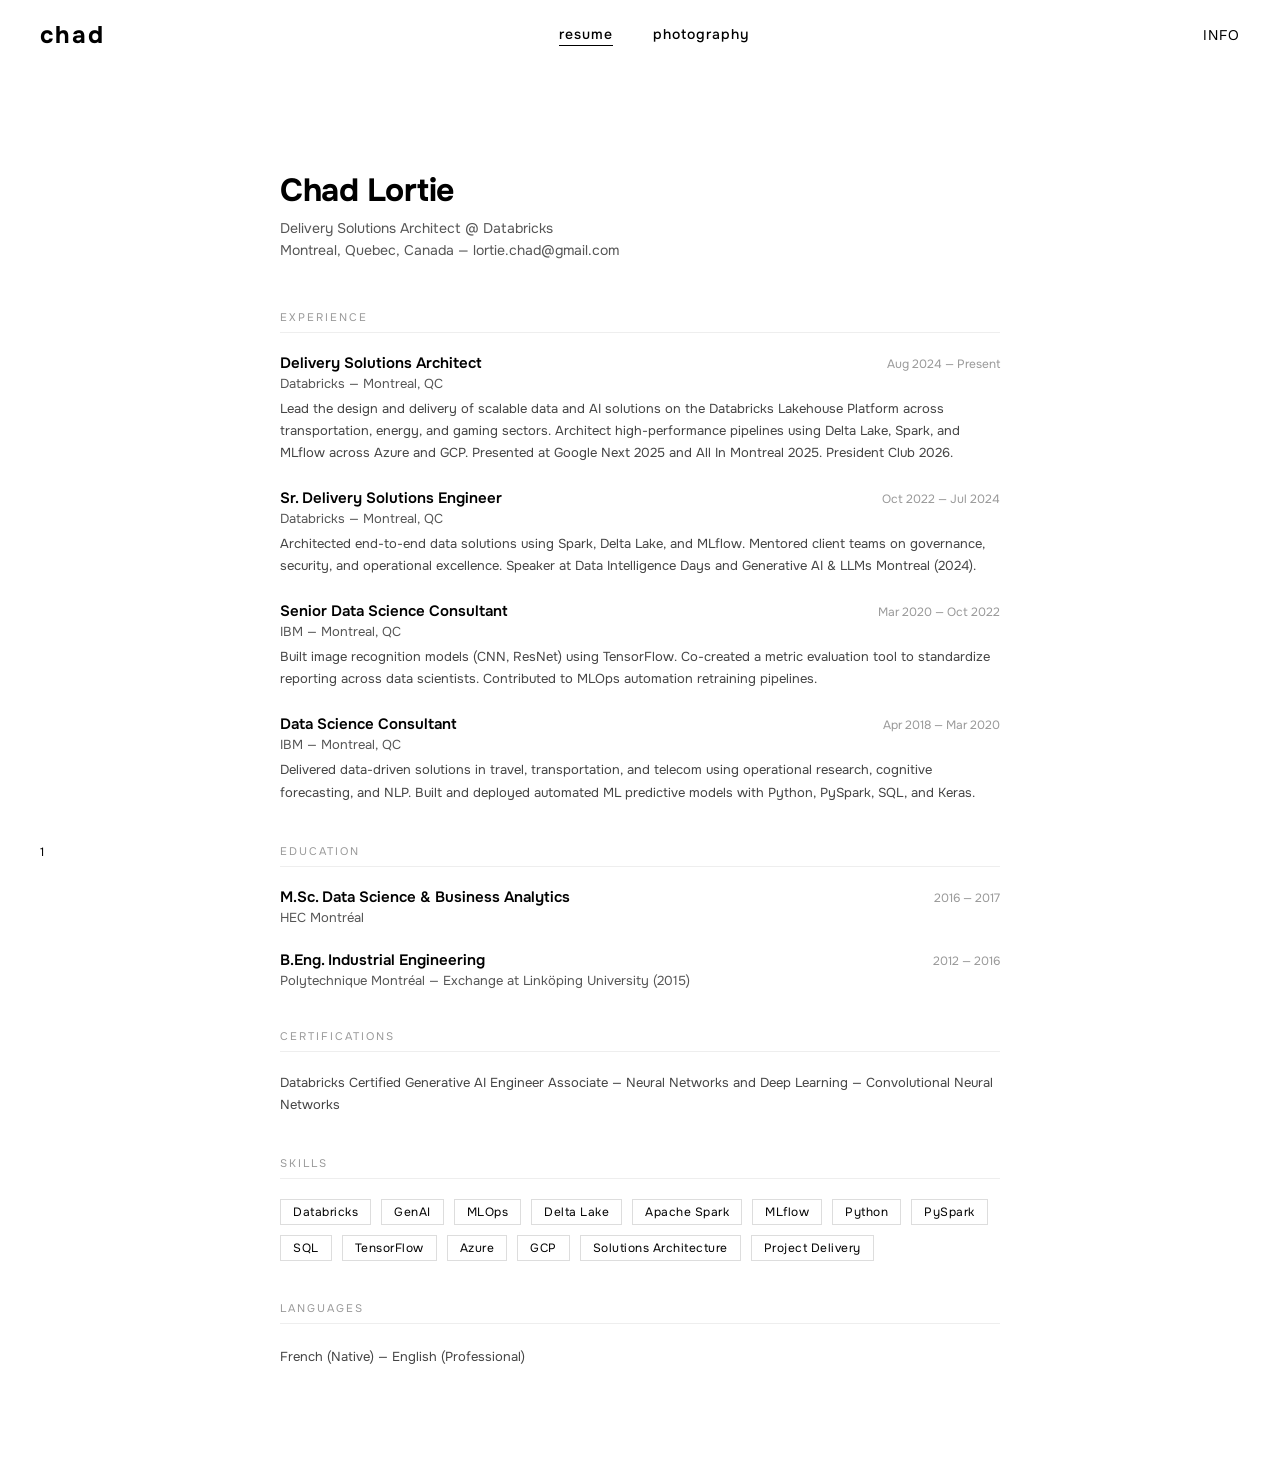
<file: index.html>
<!DOCTYPE html>
<html lang="en">
<head>
    <meta charset="UTF-8">
    <meta name="viewport" content="width=device-width, initial-scale=1.0">
    <link rel="preconnect" href="https://fonts.googleapis.com">
    <link rel="preconnect" href="https://fonts.gstatic.com" crossorigin>
    <link href="https://fonts.googleapis.com/css2?family=Onest:wght@100..900&display=swap" rel="stylesheet">
    <title>Chad</title>
    <style>
        * {
            margin: 0;
            padding: 0;
            box-sizing: border-box;
        }

        body {
            font-family: 'Onest', -apple-system, BlinkMacSystemFont, 'Segoe UI', Roboto, sans-serif;
            background: white;
            color: black;
            overflow-x: hidden;
        }

        .header {
            position: fixed;
            top: 0;
            left: 0;
            right: 0;
            z-index: 1000;
            background: rgba(255, 255, 255, 0.9);
            backdrop-filter: blur(10px);
        }

        .nav {
            display: flex;
            justify-content: space-between;
            align-items: center;
            padding: 20px 40px;
        }

        .logo {
            font-size: 24px;
            font-weight: bold;
            letter-spacing: 2px;
            text-transform: lowercase;
        }

        .nav-menu {
            display: flex;
            gap: 40px;
        }

        .nav-item {
            cursor: pointer;
            font-size: 14px;
            letter-spacing: 1px;
            transition: opacity 0.3s;
            text-transform: lowercase;
            font-family: 'Onest', sans-serif;
            font-weight: 500;
        }

        .nav-item:hover {
            opacity: 0.7;
        }

        .nav-item.active {
            border-bottom: 1px solid black;
            padding-bottom: 2px;
        }

        .info-btn {
            cursor: pointer;
            font-size: 14px;
            letter-spacing: 1px;
            transition: opacity 0.3s;
        }

        .info-btn:hover {
            opacity: 0.7;
        }

        .main-content {
            margin-top: 110px;
            padding: 0;
        }

        .gallery {
            display: none;
            padding: 40px;
        }

        .gallery.active {
            display: block;
        }

        .photo-grid {
            columns: 3;
            column-gap: 20px;
        }

        .photo-item {
            break-inside: avoid;
            margin-bottom: 20px;
            cursor: pointer;
            transition: opacity 0.3s;
        }

        .photo-item:hover {
            opacity: 0.8;
        }

        .photo-item img {
            width: 100%;
            height: auto;
            display: block;
        }

.info-panel {
            display: none;
            position: fixed;
            top: 80px;
            right: 40px;
            blacknd: rgba(0, 0, 0, 0.9);
            padding: 20px;
            border: 1px solid #333;
            z-index: 1500;
            max-width: 300px;
        }

        .info-panel.active {
            display: block;
        }

        .sub-nav {
            display: none;
            justify-content: center;
            gap: 30px;
            padding: 10px 40px 14px;
            border-top: 1px solid #eee;
        }

        .sub-nav.active {
            display: flex;
        }

        .sub-nav-item {
            cursor: pointer;
            font-size: 12px;
            letter-spacing: 1px;
            text-transform: lowercase;
            color: #999;
            transition: color 0.3s;
        }

        .sub-nav-item:hover {
            color: black;
        }

        .sub-nav-item.active {
            color: black;
            border-bottom: 1px solid black;
            padding-bottom: 2px;
        }

        .numbering {
            position: fixed;
            bottom: 40px;
            left: 40px;
            font-size: 12px;
            letter-spacing: 1px;
            z-index: 1000;
        }

        .resume {
            display: none;
            padding: 60px 40px;
            max-width: 800px;
            margin: 0 auto;
        }

        .resume.active {
            display: block;
        }

        .resume-header {
            margin-bottom: 48px;
        }

        .resume-header h1 {
            font-size: 32px;
            font-weight: 700;
            letter-spacing: -0.5px;
        }

        .resume-header p {
            font-size: 14px;
            color: #555;
            margin-top: 6px;
            line-height: 1.6;
        }

        .resume-section {
            margin-bottom: 40px;
        }

        .resume-section-title {
            font-size: 11px;
            letter-spacing: 2px;
            text-transform: uppercase;
            color: #999;
            border-bottom: 1px solid #eee;
            padding-bottom: 8px;
            margin-bottom: 20px;
        }

        .resume-item {
            margin-bottom: 24px;
        }

        .resume-item-header {
            display: flex;
            justify-content: space-between;
            align-items: baseline;
            margin-bottom: 2px;
        }

        .resume-item-title {
            font-size: 15px;
            font-weight: 600;
        }

        .resume-item-date {
            font-size: 12px;
            color: #999;
            white-space: nowrap;
        }

        .resume-item-company {
            font-size: 13px;
            color: #555;
            margin-bottom: 6px;
        }

        .resume-item-desc {
            font-size: 13px;
            color: #444;
            line-height: 1.7;
        }

        .resume-skills {
            display: flex;
            flex-wrap: wrap;
            gap: 10px;
        }

        .resume-skill {
            font-size: 12px;
            border: 1px solid #ddd;
            padding: 4px 12px;
            letter-spacing: 0.5px;
        }

        .resume-langs {
            font-size: 13px;
            color: #444;
            line-height: 2;
        }

        @media (max-width: 768px) {
            .resume {
                padding: 40px 20px;
            }
            .resume-item-header {
                flex-direction: column;
                gap: 2px;
            }
        }

        @media (max-width: 768px) {
            .nav {
                padding: 15px 20px;
            }

            .nav-menu {
                gap: 20px;
            }

            .nav-item, .info-btn {
                font-size: 12px;
            }

            .main-content {
                margin-top: 60px;
            }

            .gallery {
                padding: 20px;
            }

            .photo-grid {
                columns: 2;
                column-gap: 15px;
            }

            .photo-item {
                margin-bottom: 15px;
            }

            .numbering {
                bottom: 20px;
                left: 20px;
            }

.info-panel {
                right: 20px;
                max-width: 250px;
            }
        }

        @media (max-width: 480px) {
            .photo-grid {
                columns: 1;
            }

            .nav-menu {
                gap: 15px;
            }
        }
    </style>
</head>
<body>
    <div class="header">
        <nav class="nav">
            <div class="logo">chad</div>
            <div class="nav-menu">
                <div class="nav-item active" onclick="showTab('resume')">resume</div>

                <div class="nav-item" onclick="showTab('photography')">photography</div>
            </div>
            <div class="info-btn" onclick="toggleInfo()">INFO</div>
        </nav>
        <div id="subNav" class="sub-nav">
            <div class="sub-nav-item active" onclick="showGallery('snaps')">snaps</div>
            <div class="sub-nav-item" onclick="showGallery('motion')">motion</div>
            <div class="sub-nav-item" onclick="showGallery('landscape')">landscape</div>
        </div>
    </div>

    <div class="main-content">
        <div id="snaps" class="gallery"><div class="photo-grid"></div></div>
        <div id="motion" class="gallery"><div class="photo-grid"></div></div>
        <div id="landscape" class="gallery"><div class="photo-grid"></div></div>
        <!-- Resume -->
        <div id="resume" class="resume active">
            <div class="resume-header">
                <h1>Chad Lortie</h1>
                <p>Delivery Solutions Architect @ Databricks<br>Montreal, Quebec, Canada &mdash; lortie.chad@gmail.com</p>
            </div>

            <div class="resume-section">
                <div class="resume-section-title">Experience</div>

                <div class="resume-item">
                    <div class="resume-item-header">
                        <span class="resume-item-title">Delivery Solutions Architect</span>
                        <span class="resume-item-date">Aug 2024 — Present</span>
                    </div>
                    <div class="resume-item-company">Databricks &mdash; Montreal, QC</div>
                    <div class="resume-item-desc">Lead the design and delivery of scalable data and AI solutions on the Databricks Lakehouse Platform across transportation, energy, and gaming sectors. Architect high-performance pipelines using Delta Lake, Spark, and MLflow across Azure and GCP. Presented at Google Next 2025 and All In Montreal 2025. President Club 2026.</div>
                </div>

                <div class="resume-item">
                    <div class="resume-item-header">
                        <span class="resume-item-title">Sr. Delivery Solutions Engineer</span>
                        <span class="resume-item-date">Oct 2022 — Jul 2024</span>
                    </div>
                    <div class="resume-item-company">Databricks &mdash; Montreal, QC</div>
                    <div class="resume-item-desc">Architected end-to-end data solutions using Spark, Delta Lake, and MLflow. Mentored client teams on governance, security, and operational excellence. Speaker at Data Intelligence Days and Generative AI & LLMs Montreal (2024).</div>
                </div>

                <div class="resume-item">
                    <div class="resume-item-header">
                        <span class="resume-item-title">Senior Data Science Consultant</span>
                        <span class="resume-item-date">Mar 2020 — Oct 2022</span>
                    </div>
                    <div class="resume-item-company">IBM &mdash; Montreal, QC</div>
                    <div class="resume-item-desc">Built image recognition models (CNN, ResNet) using TensorFlow. Co-created a metric evaluation tool to standardize reporting across data scientists. Contributed to MLOps automation retraining pipelines.</div>
                </div>

                <div class="resume-item">
                    <div class="resume-item-header">
                        <span class="resume-item-title">Data Science Consultant</span>
                        <span class="resume-item-date">Apr 2018 — Mar 2020</span>
                    </div>
                    <div class="resume-item-company">IBM &mdash; Montreal, QC</div>
                    <div class="resume-item-desc">Delivered data-driven solutions in travel, transportation, and telecom using operational research, cognitive forecasting, and NLP. Built and deployed automated ML predictive models with Python, PySpark, SQL, and Keras.</div>
                </div>
            </div>

            <div class="resume-section">
                <div class="resume-section-title">Education</div>

                <div class="resume-item">
                    <div class="resume-item-header">
                        <span class="resume-item-title">M.Sc. Data Science & Business Analytics</span>
                        <span class="resume-item-date">2016 — 2017</span>
                    </div>
                    <div class="resume-item-company">HEC Montréal</div>
                </div>

                <div class="resume-item">
                    <div class="resume-item-header">
                        <span class="resume-item-title">B.Eng. Industrial Engineering</span>
                        <span class="resume-item-date">2012 — 2016</span>
                    </div>
                    <div class="resume-item-company">Polytechnique Montréal &mdash; Exchange at Linköping University (2015)</div>
                </div>
            </div>

            <div class="resume-section">
                <div class="resume-section-title">Certifications</div>
                <div class="resume-item-desc">Databricks Certified Generative AI Engineer Associate &mdash; Neural Networks and Deep Learning &mdash; Convolutional Neural Networks</div>
            </div>

            <div class="resume-section">
                <div class="resume-section-title">Skills</div>
                <div class="resume-skills">
                    <span class="resume-skill">Databricks</span>
                    <span class="resume-skill">GenAI</span>
                    <span class="resume-skill">MLOps</span>
                    <span class="resume-skill">Delta Lake</span>
                    <span class="resume-skill">Apache Spark</span>
                    <span class="resume-skill">MLflow</span>
                    <span class="resume-skill">Python</span>
                    <span class="resume-skill">PySpark</span>
                    <span class="resume-skill">SQL</span>
                    <span class="resume-skill">TensorFlow</span>
                    <span class="resume-skill">Azure</span>
                    <span class="resume-skill">GCP</span>
                    <span class="resume-skill">Solutions Architecture</span>
                    <span class="resume-skill">Project Delivery</span>
                </div>
            </div>

            <div class="resume-section">
                <div class="resume-section-title">Languages</div>
                <div class="resume-langs">French (Native) &mdash; English (Professional)</div>
            </div>
        </div>
    </div>
<!-- Info Panel -->
    <div id="infoPanel" class="info-panel">
        <p>Photographer based in Montreal</p>
        <p>Available for commissions</p>
        <p>Contact: hello@photographer.com</p>
    </div>

    <!-- Numbering -->
    <div class="numbering">
        <span id="currentNumber">1</span>
        <span id="totalNumber"></span>
    </div>

    <script>
        let currentGallery = 'snaps';
        let currentImageIndex = 0;
        let totalImages = 0;

        function showTab(tab) {
            document.querySelectorAll('.nav-item').forEach(n => n.classList.remove('active'));
            event.target.classList.add('active');

            if (tab === 'resume') {
                document.querySelectorAll('.gallery, .resume').forEach(g => g.classList.remove('active'));
                document.getElementById('resume').classList.add('active');
                document.getElementById('subNav').classList.remove('active');
            } else {
                document.getElementById('subNav').classList.add('active');
                const active = document.querySelector('.sub-nav-item.active');
                const gallery = active ? active.textContent.trim() : 'snaps';
                document.querySelectorAll('.gallery, .resume').forEach(g => g.classList.remove('active'));
                document.getElementById(gallery).classList.add('active');
                currentGallery = gallery;
                updateNumbering();
            }
        }

        function showGallery(gallery) {
            document.querySelectorAll('.gallery').forEach(g => g.classList.remove('active'));
            document.querySelectorAll('.sub-nav-item').forEach(n => n.classList.remove('active'));
            document.getElementById(gallery).classList.add('active');
            event.target.classList.add('active');
            currentGallery = gallery;
            updateNumbering();
        }

function toggleInfo() {
            const panel = document.getElementById('infoPanel');
            panel.classList.toggle('active');
        }

        function updateNumbering() {
            const activeGallery = document.querySelector('.gallery.active');
            const images = activeGallery.querySelectorAll('.photo-item');
            totalImages = images.length;
            document.getElementById('totalNumber').textContent = '/' + totalImages;
            
            // Update current number on scroll or image hover
            let observer = new IntersectionObserver((entries) => {
                entries.forEach(entry => {
                    if (entry.isIntersecting) {
                        const index = Array.from(images).indexOf(entry.target) + 1;
                        document.getElementById('currentNumber').textContent = index;
                    }
                });
            }, { threshold: 0.5 });
            
            images.forEach(img => observer.observe(img));
        }

        function renderGallery(name, photos) {
            const grid = document.querySelector(`#${name} .photo-grid`);
            if (!grid) return;
            grid.innerHTML = photos.map(p => `
                <div class="photo-item" onclick="window.open('${p.flickr}', '_blank')">
                    <img src="${p.url}" alt="" loading="lazy">
                </div>`).join('');
        }

        document.addEventListener('DOMContentLoaded', function() {
            fetch('photos.json')
                .then(r => r.json())
                .then(data => {
                    ['snaps', 'motion', 'landscape'].forEach(name => {
                        if (data[name]) renderGallery(name, data[name]);
                    });
                    updateNumbering();
                })
                .catch(() => updateNumbering());
        });

        document.addEventListener('keydown', function(e) {
            if (e.key === 'Escape') {
                document.getElementById('infoPanel').classList.remove('active');
            }
        });

        // Close info panel when clicking outside
        document.addEventListener('click', function(e) {
            const panel = document.getElementById('infoPanel');
            const infoBtn = document.querySelector('.info-btn');
            if (!panel.contains(e.target) && !infoBtn.contains(e.target)) {
                panel.classList.remove('active');
            }
        });
    </script>
</body>
</html>
</file>
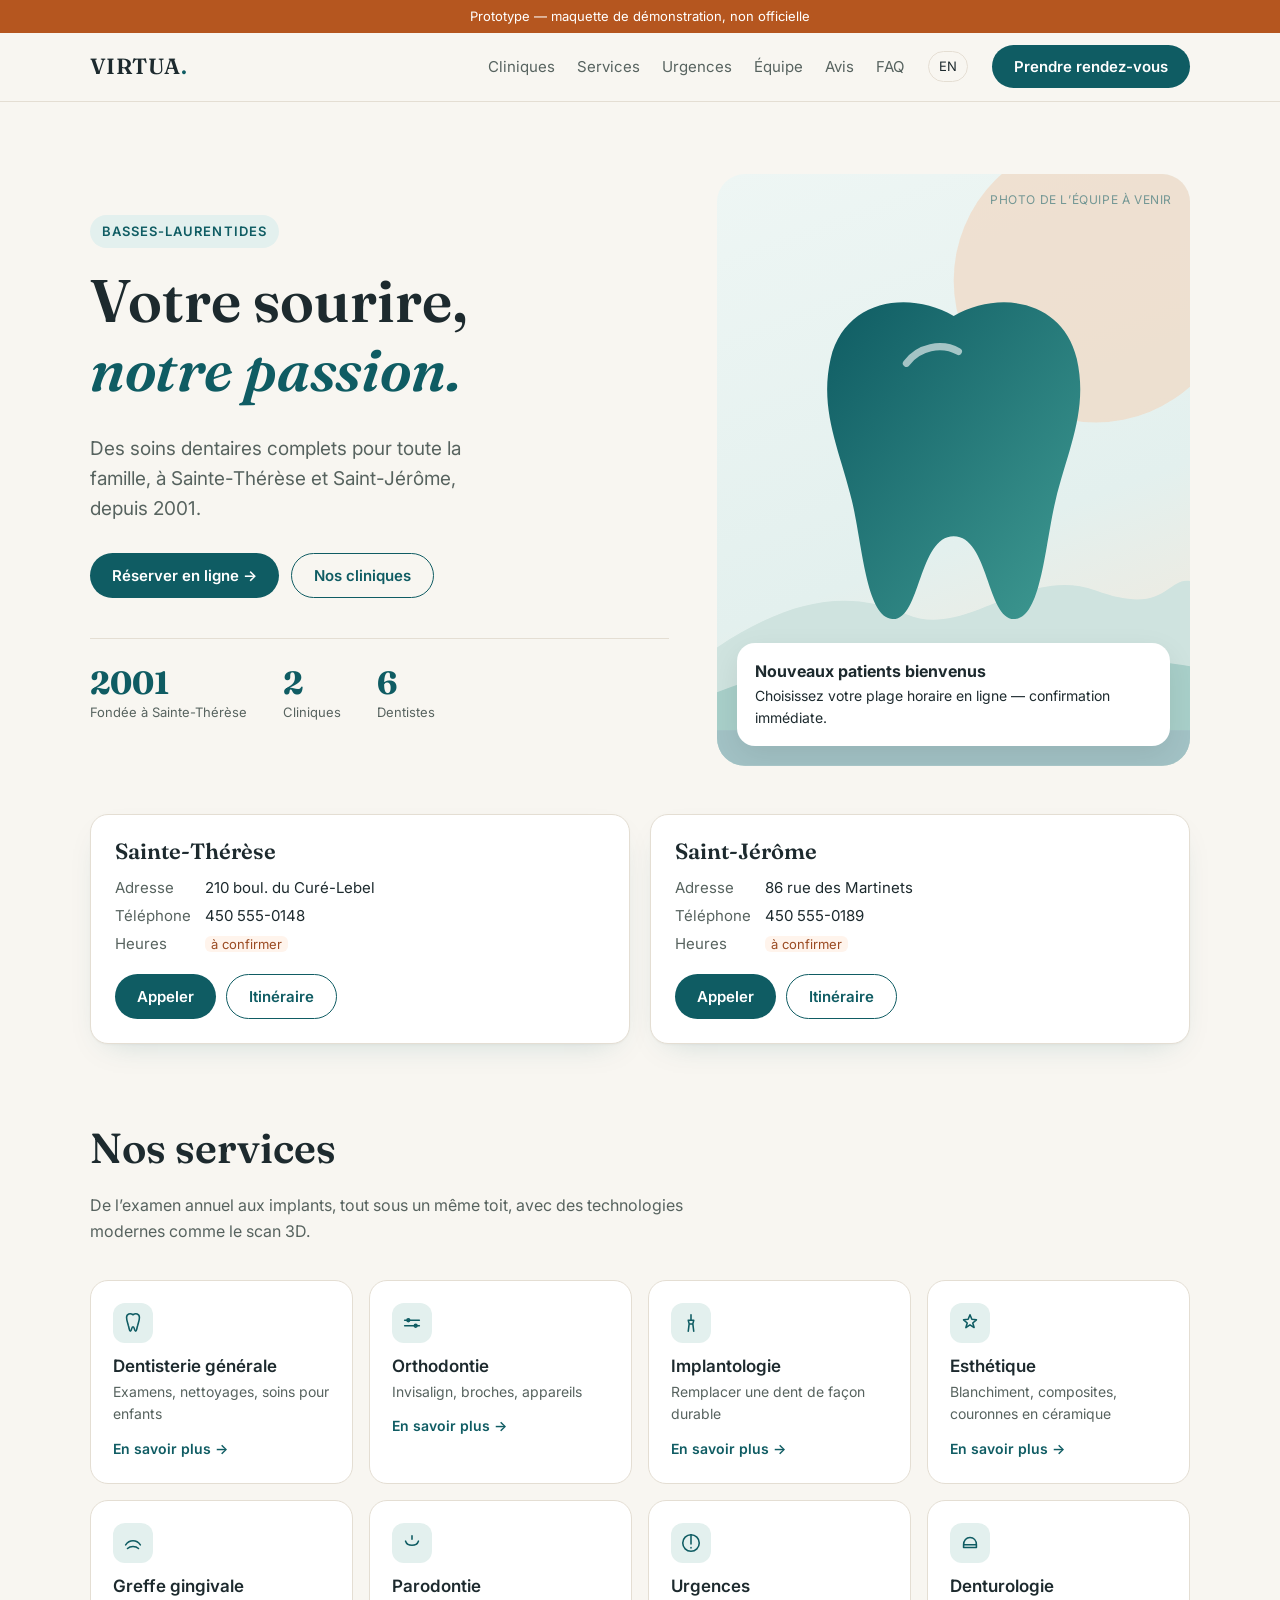
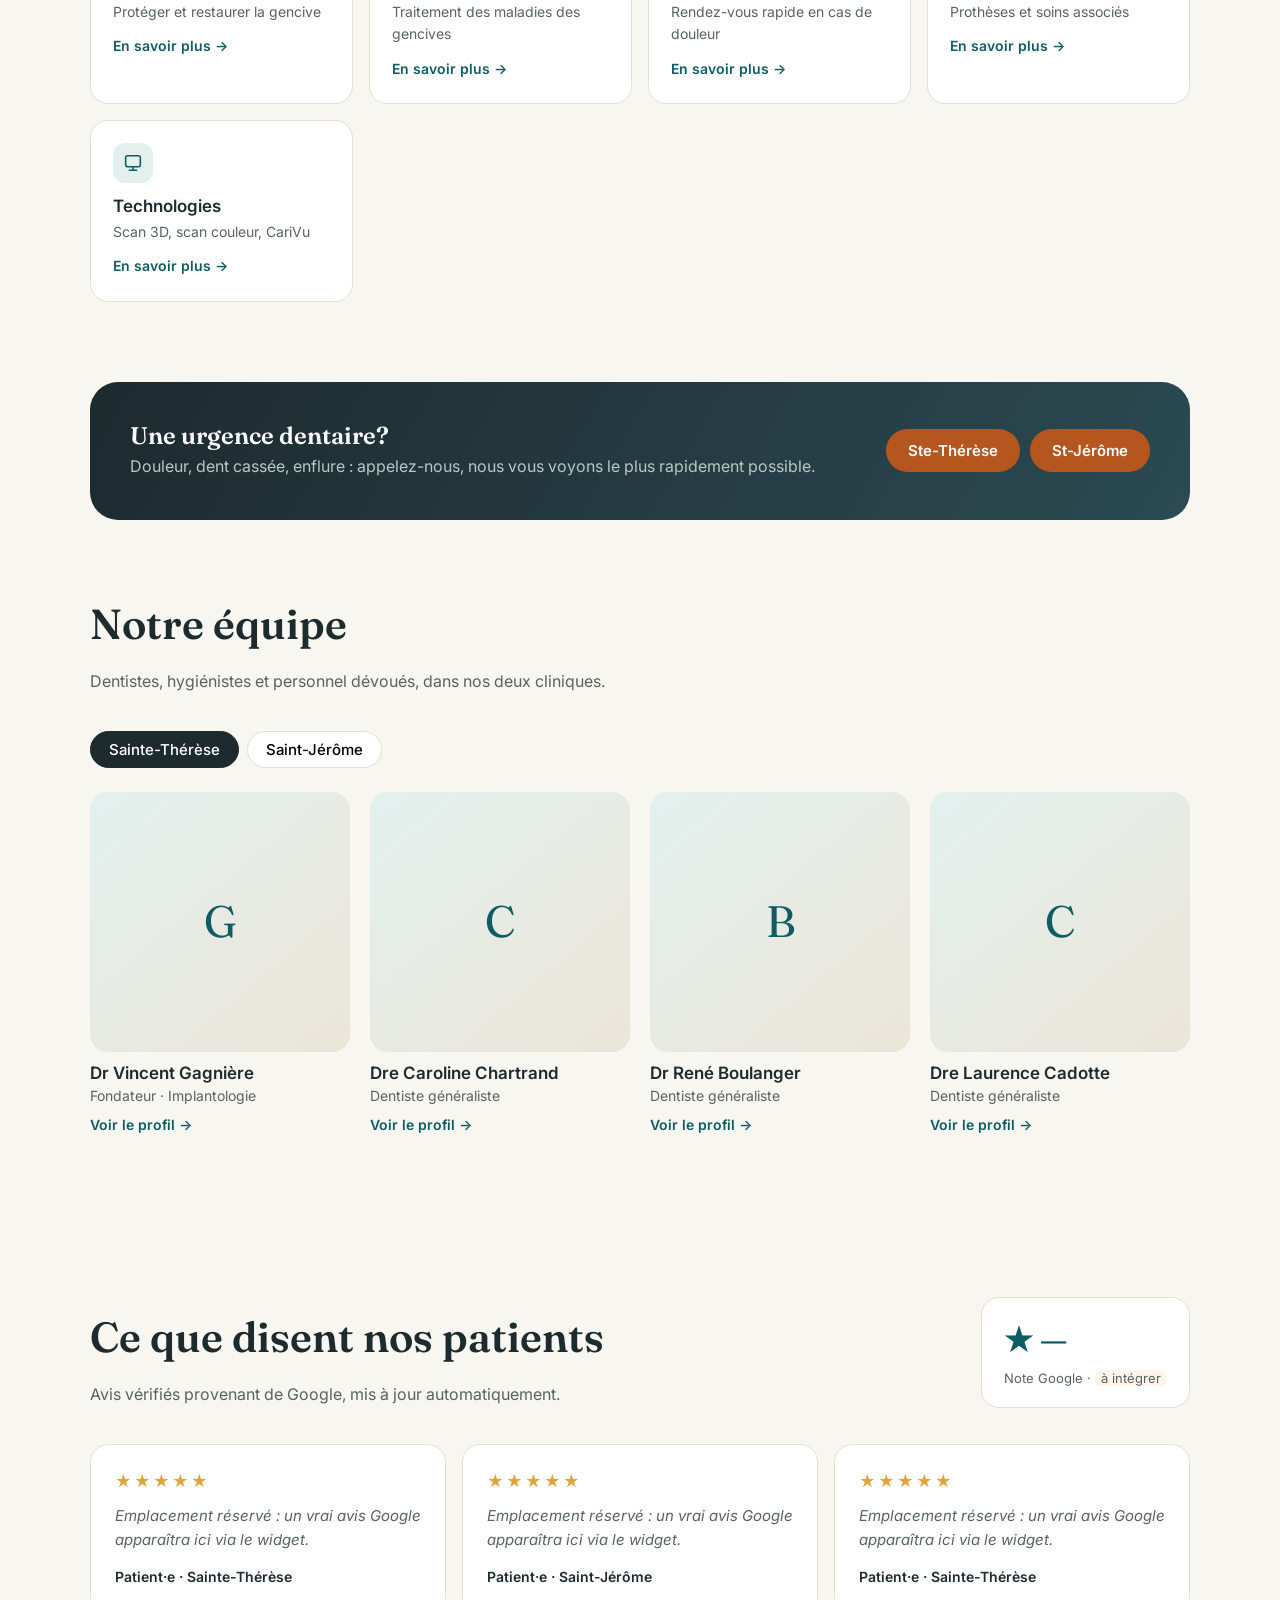
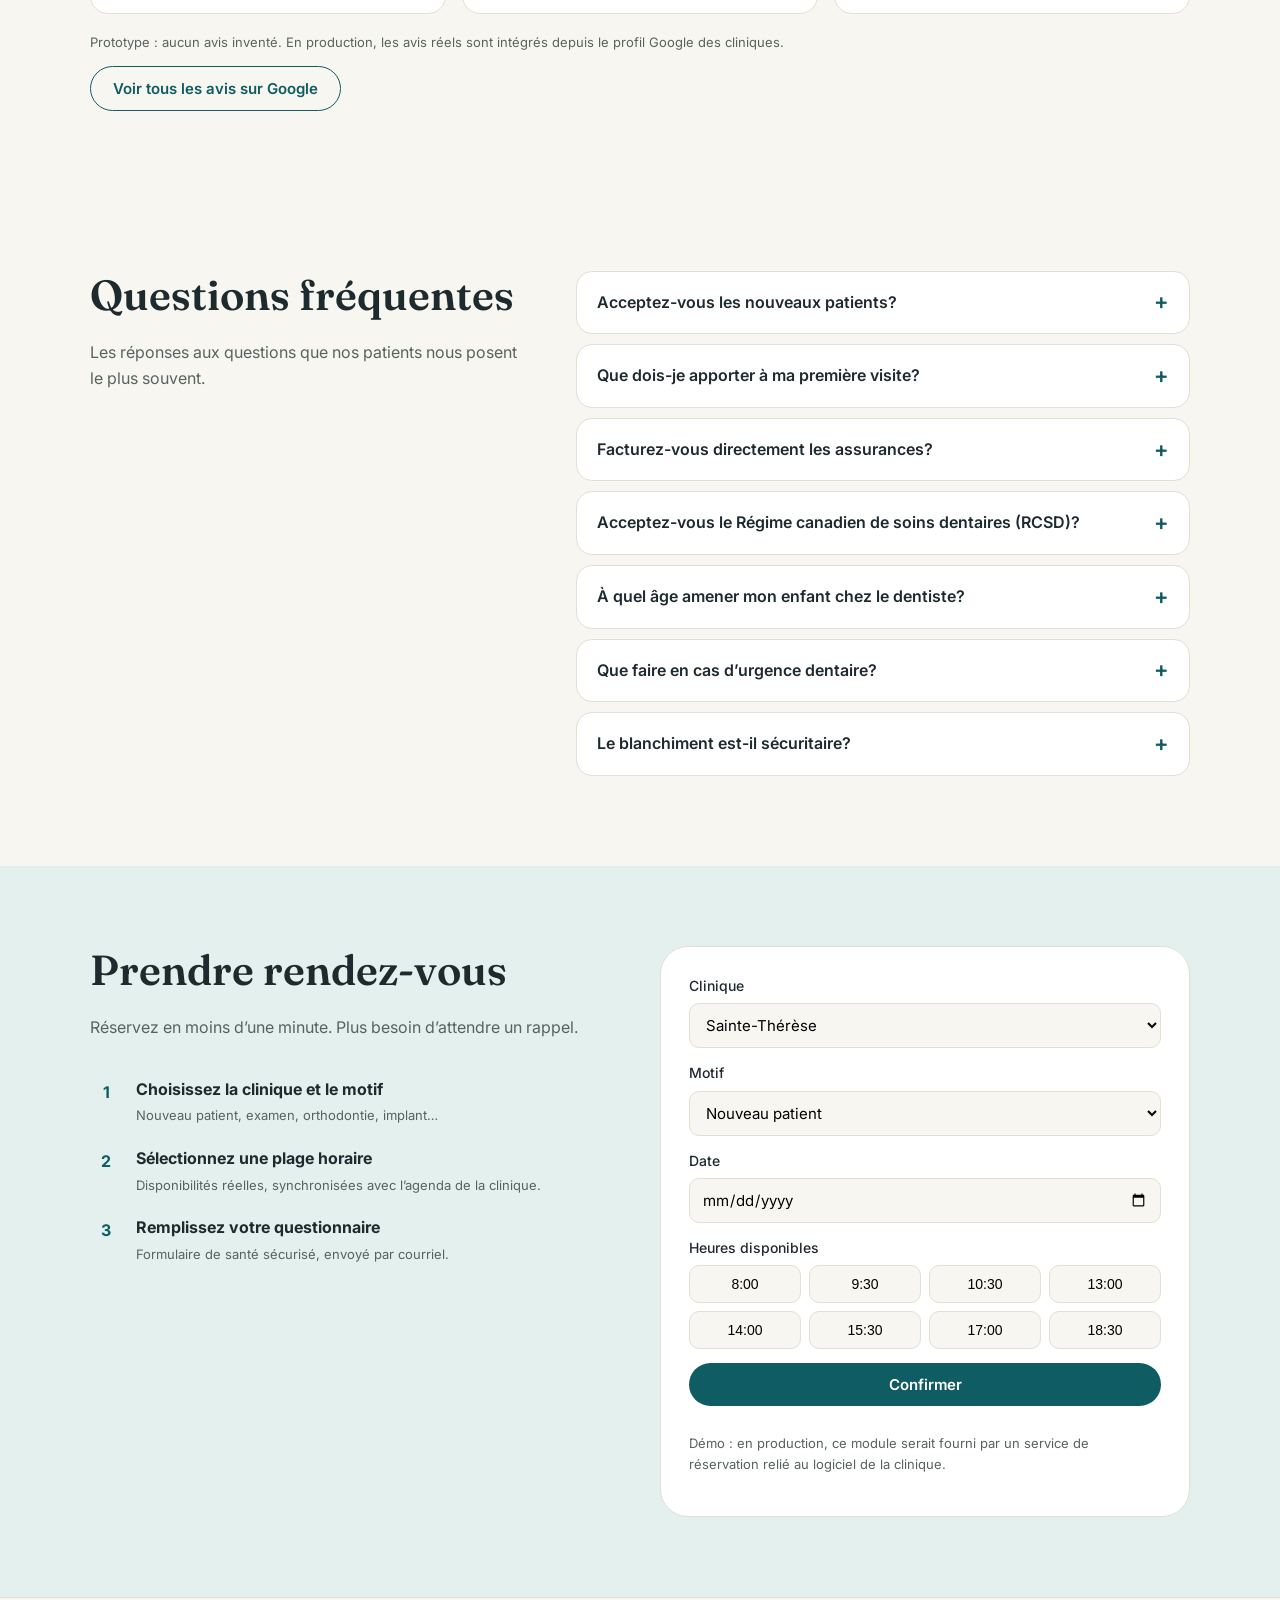
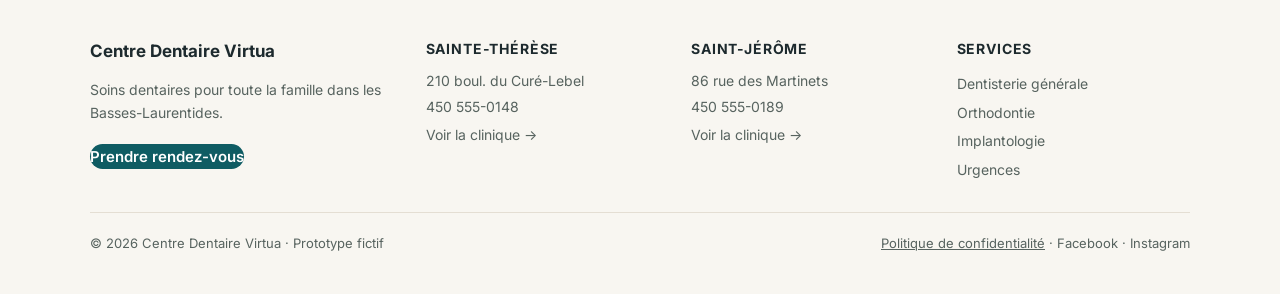
<file: dental-prototype/index.html>
<!doctype html>
<html lang="fr">
<head>
<meta charset="utf-8"><meta name="robots" content="noindex,nofollow">
<meta name="viewport" content="width=device-width,initial-scale=1">
<title>Centre Dentaire Virtua — Sainte-Thérèse & Saint-Jérôme</title>
<meta name="description" content="Dentistes à Sainte-Thérèse et Saint-Jérôme : dentisterie générale, implants, Invisalign, esthétique, urgences. Prenez rendez-vous en ligne.">
<link rel="preconnect" href="https://fonts.googleapis.com">
<link href="https://fonts.googleapis.com/css2?family=Fraunces:opsz,wght@9..144,500;9..144,600&family=Inter:wght@400;500;600&display=swap" rel="stylesheet">
<script type="application/ld+json">
[{"@context":"https://schema.org","@type":"Dentist","name":"Centre Dentaire Virtua — Sainte-Thérèse","telephone":"+1-450-555-0148","address":{"@type":"PostalAddress","streetAddress":"210 boul. du Curé-Lebel","addressLocality":"Sainte-Thérèse","addressRegion":"QC","addressCountry":"CA"}},
 {"@context":"https://schema.org","@type":"Dentist","name":"Centre Dentaire Virtua — Saint-Jérôme","telephone":"+1-450-555-0189","address":{"@type":"PostalAddress","streetAddress":"86 rue des Martinets","addressLocality":"Saint-Jérôme","addressRegion":"QC","addressCountry":"CA"}}]
</script>
<link rel="stylesheet" href="styles.css">
</head>
<body>
<div class="proto">Prototype — maquette de démonstration, non officielle</div>
<header><div class="wrap nav">
 <a class="logo" href="#">VIRTUA<span>.</span></a>
 <nav onclick="if(event.target.tagName==='A')this.closest('header').classList.remove('open')"><a href="#cliniques">Cliniques</a><a href="#services">Services</a><a href="#urgence">Urgences</a><a href="#equipe">Équipe</a><a href="#avis">Avis</a><a href="#faq">FAQ</a></nav>
 <button class="menu-btn" aria-label="Menu" aria-expanded="false" onclick="const h=this.closest('header');h.classList.toggle('open');this.setAttribute('aria-expanded',h.classList.contains('open'))">☰</button><a class="lang" href="#">EN</a>
 <a class="btn" href="#rdv">Prendre rendez-vous</a>
</div></header>

<main>
<div class="wrap hero">
 <div>
  <span class="eyebrow">Basses-Laurentides</span>
  <h1>Votre sourire,<br><em>notre passion.</em></h1>
  <p>Des soins dentaires complets pour toute la famille, à Sainte-Thérèse et Saint-Jérôme, depuis 2001.</p>
  <div class="ctas"><a class="btn" href="#rdv">Réserver en ligne →</a><a class="btn ghost" href="#cliniques">Nos cliniques</a></div>
  <div class="stats"><div><b>2001</b><span>Fondée à Sainte-Thérèse</span></div><div><b>2</b><span>Cliniques</span></div><div><b>6</b><span>Dentistes</span></div></div>
 </div>
 <div class="hero-art">
  <svg class="blob" viewBox="0 0 400 500" aria-hidden="true"><defs><linearGradient id="g" x1="0" y1="0" x2="1" y2="1"><stop offset="0" stop-color="#0f5c63"/><stop offset="1" stop-color="#3f9a92"/></linearGradient></defs>
   <circle cx="320" cy="90" r="120" fill="#f1d9c4" opacity=".7"/><path d="M0 400 C60 360 110 350 160 372 S260 330 320 352 S380 340 400 344 V500 H0z" fill="#cfe3df"/><path d="M0 438 C70 410 130 404 190 424 S300 398 400 416 V500 H0z" fill="#a8cfc9"/><path d="M0 470 H400 V500 H0z" fill="#9fb9c4" opacity=".55"/>
   <path d="M200 120c-38-22-92-14-104 36-10 44 8 78 18 120 9 38 12 98 34 100 24 2 22-70 52-70s28 72 52 70c22-2 25-62 34-100 10-42 28-76 18-120-12-50-66-58-104-36z" fill="url(#g)"/>
   <path d="M160 160c10-14 30-18 44-10" stroke="#fff" stroke-width="6" stroke-linecap="round" fill="none" opacity=".6"/>
  </svg>
  <div class="ph">photo de l’équipe à venir</div>
  <div class="badge"><b>Nouveaux patients bienvenus</b>Choisissez votre plage horaire en ligne — confirmation immédiate.</div></div>
</div>

<div class="wrap clinics" id="cliniques">
 <div class="clinic"><h3><a href="cliniques/sainte-therese.html">Sainte-Thérèse</a></h3>
  <dl><dt>Adresse</dt><dd>210 boul. du Curé-Lebel</dd><dt>Téléphone</dt><dd>450 555-0148</dd><dt>Heures</dt><dd><span class="todo">à confirmer</span></dd></dl>
  <div class="row"><a class="btn" href="tel:+14505550148">Appeler</a><a class="btn ghost" href="https://maps.google.com/?q=Sainte-Therese+QC">Itinéraire</a></div></div>
 <div class="clinic"><h3><a href="cliniques/saint-jerome.html">Saint-Jérôme</a></h3>
  <dl><dt>Adresse</dt><dd>86 rue des Martinets</dd><dt>Téléphone</dt><dd>450 555-0189</dd><dt>Heures</dt><dd><span class="todo">à confirmer</span></dd></dl>
  <div class="row"><a class="btn" href="tel:+14505550189">Appeler</a><a class="btn ghost" href="https://maps.google.com/?q=Saint-Jerome+QC">Itinéraire</a></div></div>
</div>

<section id="services"><div class="wrap">
 <h2>Nos services</h2><p class="lead">De l’examen annuel aux implants, tout sous un même toit, avec des technologies modernes comme le scan 3D.</p>
 <div class="services" id="svc"></div>
</div></section>

<div class="wrap" id="urgence"><div class="urgent">
 <div><h2>Une urgence dentaire?</h2><p>Douleur, dent cassée, enflure : appelez-nous, nous vous voyons le plus rapidement possible.</p></div>
 <div class="row" style="display:flex;gap:10px;flex-wrap:wrap"><a class="btn" href="tel:+14505550148">Ste-Thérèse</a><a class="btn" href="tel:+14505550189">St-Jérôme</a></div>
</div></div>

<section id="equipe"><div class="wrap">
 <h2>Notre équipe</h2><p class="lead">Dentistes, hygiénistes et personnel dévoués, dans nos deux cliniques.</p>
 <div class="tabs" role="tablist"><button class="tab" role="tab" aria-selected="true" data-c="st">Sainte-Thérèse</button><button class="tab" role="tab" aria-selected="false" data-c="sj">Saint-Jérôme</button></div>
 <div class="team" id="team"></div>
</div></section>

<section id="avis"><div class="wrap">
 <div class="rv-head"><div><h2>Ce que disent nos patients</h2><p class="lead">Avis vérifiés provenant de Google, mis à jour automatiquement.</p></div>
  <div class="rv-score" id="rv-score"><b>★ —</b><span>Note Google · <span class="todo">à intégrer</span></span></div></div>
 <div class="reviews" id="rv-list">
  <figure class="rv"><div class="stars">★★★★★</div><blockquote>Emplacement réservé : un vrai avis Google apparaîtra ici via le widget.</blockquote><figcaption>Patient·e · Sainte-Thérèse</figcaption></figure>
  <figure class="rv"><div class="stars">★★★★★</div><blockquote>Emplacement réservé : un vrai avis Google apparaîtra ici via le widget.</blockquote><figcaption>Patient·e · Saint-Jérôme</figcaption></figure>
  <figure class="rv"><div class="stars">★★★★★</div><blockquote>Emplacement réservé : un vrai avis Google apparaîtra ici via le widget.</blockquote><figcaption>Patient·e · Sainte-Thérèse</figcaption></figure>
 </div>
 <p class="note" id="rv-note" style="margin-top:18px">Prototype : aucun avis inventé. En production, les avis réels sont intégrés depuis le profil Google des cliniques.</p>
 <div class="rv-actions" id="rv-actions"><a class="btn ghost" href="https://www.google.com/search?q=Centre+Dentaire+Virtua">Voir tous les avis sur Google</a></div>
</div></section>

<section id="faq"><div class="wrap faq-wrap"><div><h2>Questions fréquentes</h2><p class="lead">Les réponses aux questions que nos patients nous posent le plus souvent.</p></div><div class="faq"><details class="faq-item"><summary>Acceptez-vous les nouveaux patients?</summary><p>Oui, dans nos deux cliniques. Réservez en ligne en choisissant « Nouveau patient » ou appelez-nous.</p></details><details class="faq-item"><summary>Que dois-je apporter à ma première visite?</summary><p>Une pièce d’identité, votre carte d’assurance dentaire, la liste de vos médicaments et, si possible, vos radiographies récentes. Vous pouvez remplir votre questionnaire de santé en ligne avant la visite.</p></details><details class="faq-item"><summary>Facturez-vous directement les assurances?</summary><p><span class="todo">à confirmer avec la clinique</span> La plupart des cliniques transmettent la réclamation à l’assureur pour que vous ne payiez que votre portion.</p></details><details class="faq-item"><summary>Acceptez-vous le Régime canadien de soins dentaires (RCSD)?</summary><p><span class="todo">à confirmer avec la clinique</span></p></details><details class="faq-item"><summary>À quel âge amener mon enfant chez le dentiste?</summary><p>Nous recommandons une première visite vers 3 ans, ou dès que toutes les dents primaires sont sorties. Au Québec, plusieurs soins pour les enfants de moins de 10 ans sont couverts par la RAMQ.</p></details><details class="faq-item"><summary>Que faire en cas d’urgence dentaire?</summary><p>Appelez la clinique la plus proche dès l’ouverture : nous réservons des plages pour les urgences. Consultez aussi notre page <a href="services/urgences.html">Urgences</a> pour savoir quoi faire en attendant.</p></details><details class="faq-item"><summary>Le blanchiment est-il sécuritaire?</summary><p>Oui, lorsqu’il est supervisé par un dentiste. Nous évaluons d’abord vos dents et gencives pour choisir la méthode appropriée.</p></details></div></div></section>

<section id="rdv" style="background:var(--brand-2)"><div class="wrap book">
 <div><h2>Prendre rendez-vous</h2><p class="lead">Réservez en moins d’une minute. Plus besoin d’attendre un rappel.</p>
  <ol class="steps"><li><b>1</b><div><strong>Choisissez la clinique et le motif</strong><br><span class="note">Nouveau patient, examen, orthodontie, implant…</span></div></li>
  <li><b>2</b><div><strong>Sélectionnez une plage horaire</strong><br><span class="note">Disponibilités réelles, synchronisées avec l’agenda de la clinique.</span></div></li>
  <li><b>3</b><div><strong>Remplissez votre questionnaire</strong><br><span class="note">Formulaire de santé sécurisé, envoyé par courriel.</span></div></li></ol></div>
 <form id="bk" novalidate>
  <label>Clinique<select><option>Sainte-Thérèse</option><option>Saint-Jérôme</option></select></label>
  <label>Motif<select><option>Nouveau patient</option><option>Examen et nettoyage</option><option>Orthodontie / Invisalign</option><option>Implantologie</option><option>Autre</option></select></label>
  <label>Date<input type="date" id="bk-date" required></label><p class="note err" id="bk-err" hidden></p>
  <div><div style="font-size:14px;font-weight:500;margin-bottom:6px">Heures disponibles</div><div class="slots" id="slots"></div></div>
  <button class="btn" style="justify-content:center">Confirmer</button>
  <p class="note">Démo : en production, ce module serait fourni par un service de réservation relié au logiciel de la clinique.</p>
  <p class="note ok" id="bk-ok" hidden style="color:var(--brand);font-weight:600"></p>
 </form>
</div></section>
</main>

<footer><div class="wrap"><div class="foot-grid">
 <div><strong style="color:var(--ink);font-size:17px">Centre Dentaire Virtua</strong><p>Soins dentaires pour toute la famille dans les Basses-Laurentides.</p><a class="btn" style="display:inline-flex;color:#fff;margin-top:6px" href="index.html#rdv">Prendre rendez-vous</a></div>
 <div><h4>Sainte-Thérèse</h4><span>210 boul. du Curé-Lebel</span><a href="tel:+14505550148">450 555-0148</a><a href="cliniques/sainte-therese.html">Voir la clinique →</a></div>
 <div><h4>Saint-Jérôme</h4><span>86 rue des Martinets</span><a href="tel:+14505550189">450 555-0189</a><a href="cliniques/saint-jerome.html">Voir la clinique →</a></div>
 <div><h4>Services</h4><a href="services/dentisterie-generale.html">Dentisterie générale</a><a href="services/orthodontie.html">Orthodontie</a><a href="services/implantologie.html">Implantologie</a><a href="services/urgences.html">Urgences</a></div>
</div><div class="foot-legal"><span>© 2026 Centre Dentaire Virtua · Prototype fictif</span><span><a href="#" style="display:inline">Politique de confidentialité</a> · Facebook · Instagram</span></div></div></footer>
<div class="callbar"><a class="btn ghost" href="#cliniques">Appeler</a><a class="btn" href="#rdv">Réserver</a></div>

<script>
const S=[["Dentisterie générale","Examens, nettoyages, soins pour enfants"],["Orthodontie","Invisalign, broches, appareils"],["Implantologie","Remplacer une dent de façon durable"],["Esthétique","Blanchiment, composites, couronnes en céramique"],["Greffe gingivale","Protéger et restaurer la gencive"],["Parodontie","Traitement des maladies des gencives"],["Urgences","Rendez-vous rapide en cas de douleur"],["Denturologie","Prothèses et soins associés"],["Technologies","Scan 3D, scan couleur, CariVu"]];
const L=["dentisterie-generale", "orthodontie", "implantologie", "esthetique", "greffe-gingivale", "parodontie", "urgences", "denturologie", "technologies"];
const I=['<path d="M12 3c-3-2-7-1-7 3 0 3 1 5 2 9 1 3 1 6 2 6 2 0 1-5 3-5s1 5 3 5c1 0 1-3 2-6 1-4 2-6 2-9 0-4-4-5-7-3z"/>','<path d="M4 9h16M4 15h16"/><circle cx="8" cy="9" r="1.5"/><circle cx="16" cy="15" r="1.5"/>','<path d="M12 3v6M9 9h6l-1 4h-4zM10 13l-1 8M14 13l1 8"/>','<path d="M12 3l2 5 5 .5-4 3.5 1.5 5L12 14l-4.5 3 1.5-5-4-3.5 5-.5z"/>','<path d="M4 14c4-6 12-6 16 0M6 18c3-3 9-3 12 0"/>','<path d="M5 10c2 6 12 6 14 0M12 4v4"/>','<path d="M12 3v10M12 17v.5"/><circle cx="12" cy="12" r="9"/>','<path d="M5 14c0-5 3-8 7-8s7 3 7 8M5 14h14v3H5z"/>','<rect x="4" y="4" width="16" height="12" rx="2"/><path d="M8 20h8M12 16v4"/>'];
svc.innerHTML=S.map(([t,d],i)=>`<a class="svc reveal" href="services/${L[i]}.html"><div class="ic"><svg viewBox="0 0 24 24" fill="none" stroke="currentColor" stroke-width="1.7" stroke-linecap="round" stroke-linejoin="round">${I[i]}</svg></div><h3>${t}</h3><p>${d}</p><span class="more">En savoir plus →</span></a>`).join("");
document.querySelectorAll('.clinic,section h2,.urgent').forEach(e=>e.classList.add('reveal'));
const io=new IntersectionObserver(es=>es.forEach(e=>e.isIntersecting&&(e.target.classList.add('in'),io.unobserve(e.target))),{threshold:.12});
document.querySelectorAll('.reveal').forEach(e=>io.observe(e));
const T={st:[["Dr Vincent Gagnière","Fondateur · Implantologie"],["Dre Caroline Chartrand","Dentiste généraliste"],["Dr René Boulanger","Dentiste généraliste"],["Dre Laurence Cadotte","Dentiste généraliste"]],
 sj:[["Dr André Beauchemin","Chirurgie et esthétique"],["Dre Jessica Grenier","Dentiste généraliste"]]};
function team(c){document.getElementById('team').innerHTML=T[c].map(([n,r])=>`<div class="doc"><div class="pic">${n.split(' ').slice(-1)[0][0]}</div><h3>${n}</h3><p>${r}</p></div>`).join("")}
document.querySelectorAll('.tab').forEach(b=>b.onclick=()=>{document.querySelectorAll('.tab').forEach(x=>x.setAttribute('aria-selected',x===b));team(b.dataset.c)});team('st');
slots.innerHTML=["8:00","9:30","10:30","13:00","14:00","15:30","17:00","18:30"].map(h=>`<button type="button" class="slot" aria-pressed="false">${h}</button>`).join("");
slots.onclick=e=>{if(!e.target.classList.contains('slot'))return;slots.querySelectorAll('.slot').forEach(s=>s.setAttribute('aria-pressed',s===e.target))};

(function(){const f=document.getElementById('bk'),d=document.getElementById('bk-date'),err=document.getElementById('bk-err'),ok=document.getElementById('bk-ok');
const t=new Date();t.setDate(t.getDate()+1);d.min=t.toISOString().slice(0,10);
const show=m=>{err.textContent=m;err.hidden=!m};
d.addEventListener('change',()=>{const day=new Date(d.value+'T12:00').getDay();show(day===0||day===6?'Nos cliniques sont fermées la fin de semaine. Choisissez un jour de semaine.':'')});
f.addEventListener('submit',e=>{e.preventDefault();ok.hidden=true;
 const slot=f.querySelector('.slot[aria-pressed=true]');
 if(!d.value)return show('Choisissez une date.');
 const day=new Date(d.value+'T12:00').getDay();if(day===0||day===6)return show('Nos cliniques sont fermées la fin de semaine. Choisissez un jour de semaine.');
 if(!slot)return show('Choisissez une heure.');
 show('');const [c,m]=f.querySelectorAll('select');
 const date=new Date(d.value+'T12:00').toLocaleDateString('fr-CA',{weekday:'long',day:'numeric',month:'long'});
 ok.textContent=`✓ Démo : ${m.value} à ${c.value}, ${date} à ${slot.textContent}. En production, une confirmation serait envoyée par courriel.`;ok.hidden=false;});
})();
</script>
<script src="reviews.js" defer></script>
<script src="team.js" defer></script>
</body>
</html>
</file>
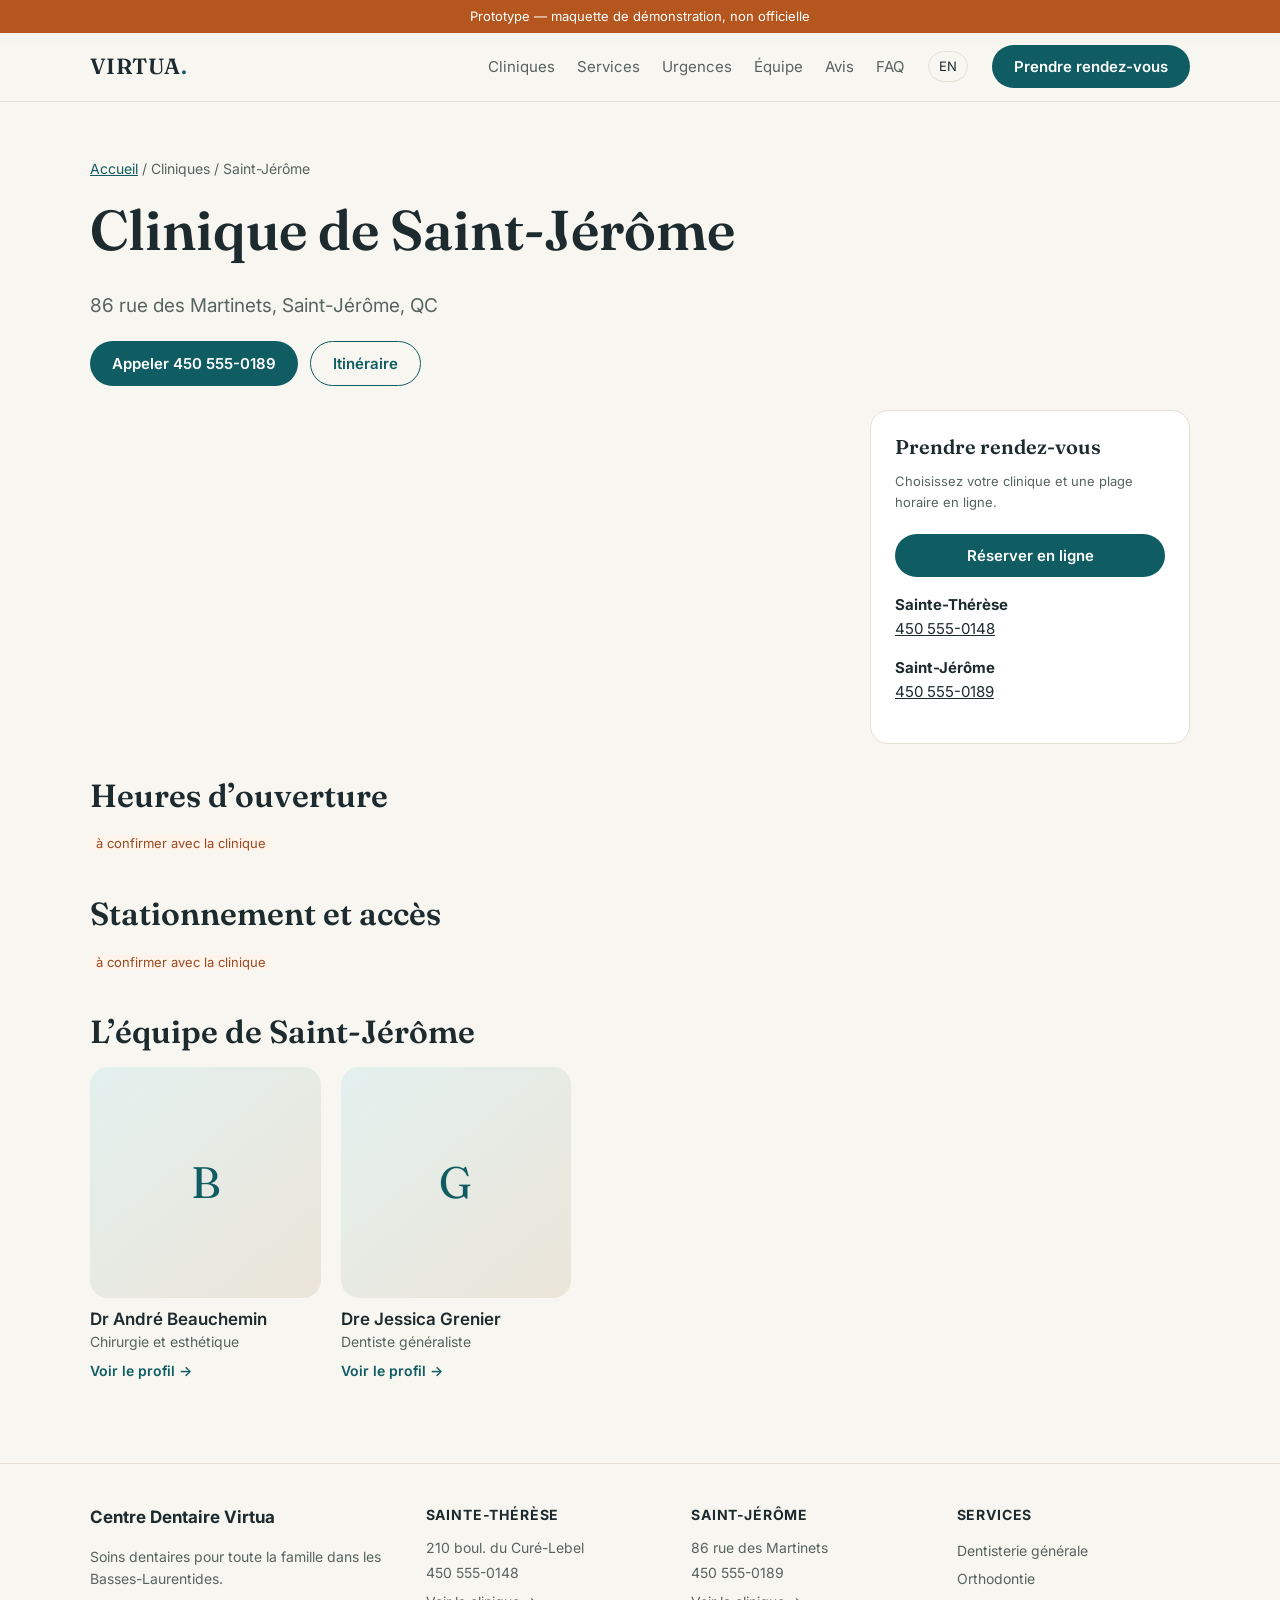
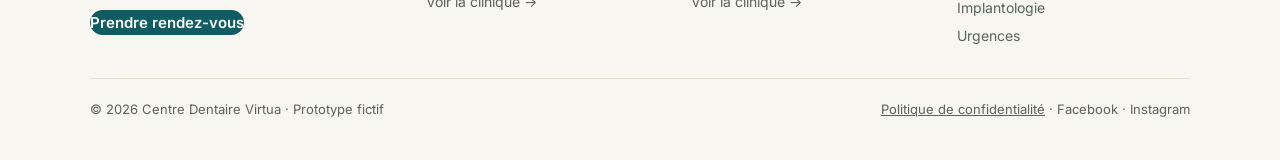
<file: dental-prototype/cliniques/saint-jerome.html>
<!doctype html>
<html lang="fr"><head><meta charset="utf-8"><meta name="robots" content="noindex,nofollow"><meta name="viewport" content="width=device-width,initial-scale=1">
<title>Clinique Saint-Jérôme — Centre Dentaire Virtua</title><meta name="description" content="Dentiste à Saint-Jérôme : 86 rue des Martinets, Saint-Jérôme, QC. Prenez rendez-vous en ligne.">
<link rel="preconnect" href="https://fonts.googleapis.com"><link href="https://fonts.googleapis.com/css2?family=Fraunces:opsz,wght@9..144,500;9..144,600&family=Inter:wght@400;500;600&display=swap" rel="stylesheet"><link rel="stylesheet" href="../styles.css"></head>
<body>
<div class="proto">Prototype — maquette de démonstration, non officielle</div>
<header><div class="wrap nav">
 <a class="logo" href="../index.html">VIRTUA<span>.</span></a>
 <nav onclick="if(event.target.tagName==='A')this.closest('header').classList.remove('open')"><a href="../index.html#cliniques">Cliniques</a><a href="../index.html#services">Services</a><a href="../services/urgences.html">Urgences</a><a href="../index.html#equipe">Équipe</a><a href="../index.html#avis">Avis</a><a href="../index.html#faq">FAQ</a></nav>
 <button class="menu-btn" aria-label="Menu" aria-expanded="false" onclick="const h=this.closest('header');h.classList.toggle('open');this.setAttribute('aria-expanded',h.classList.contains('open'))">☰</button><a class="lang" href="#">EN</a><a class="btn" href="../index.html#rdv">Prendre rendez-vous</a>
</div></header>
<main class="wrap"><div class="page-hero"><div class="crumbs"><a href="../index.html">Accueil</a> / Cliniques / Saint-Jérôme</div>
<h1>Clinique de Saint-Jérôme</h1><p>86 rue des Martinets, Saint-Jérôme, QC</p>
<div class="ctas" style="display:flex;gap:12px;flex-wrap:wrap;margin-top:20px"><a class="btn" href="tel:+14505550189">Appeler 450 555-0189</a><a class="btn ghost" href="https://maps.google.com/?q=Saint-J%C3%A9r%C3%B4me%20QC">Itinéraire</a></div></div>
<div class="cols"><article>
<iframe class="map" loading="lazy" src="https://maps.google.com/maps?q=Saint-J%C3%A9r%C3%B4me%20QC&output=embed" title="Carte Saint-Jérôme"></iframe>
<h2 style="font-size:32px;margin-top:40px">Heures d’ouverture</h2><p><span class="todo">à confirmer avec la clinique</span></p>
<h2 style="font-size:32px;margin-top:40px">Stationnement et accès</h2><p><span class="todo">à confirmer avec la clinique</span></p>
<h2 style="font-size:32px;margin-top:40px">L’équipe de Saint-Jérôme</h2><div class="team"><div class="doc"><div class="pic">B</div><h3>Dr André Beauchemin</h3><p>Chirurgie et esthétique</p></div><div class="doc"><div class="pic">G</div><h3>Dre Jessica Grenier</h3><p>Dentiste généraliste</p></div></div>
</article><aside class="side"><h3 style="font-size:20px">Prendre rendez-vous</h3>
<p class="note">Choisissez votre clinique et une plage horaire en ligne.</p>
<a class="btn" style="width:100%;justify-content:center;margin:8px 0 16px" href="../index.html#rdv">Réserver en ligne</a>
<p style="margin:0;font-size:15px"><b>Sainte-Thérèse</b><br><a href="tel:+14505550148">450 555-0148</a></p>
<p style="font-size:15px"><b>Saint-Jérôme</b><br><a href="tel:+14505550189">450 555-0189</a></p></aside></div></main>
<footer><div class="wrap"><div class="foot-grid">
 <div><strong style="color:var(--ink);font-size:17px">Centre Dentaire Virtua</strong><p>Soins dentaires pour toute la famille dans les Basses-Laurentides.</p><a class="btn" style="display:inline-flex;color:#fff;margin-top:6px" href="../index.html#rdv">Prendre rendez-vous</a></div>
 <div><h4>Sainte-Thérèse</h4><span>210 boul. du Curé-Lebel</span><a href="tel:+14505550148">450 555-0148</a><a href="../cliniques/sainte-therese.html">Voir la clinique →</a></div>
 <div><h4>Saint-Jérôme</h4><span>86 rue des Martinets</span><a href="tel:+14505550189">450 555-0189</a><a href="../cliniques/saint-jerome.html">Voir la clinique →</a></div>
 <div><h4>Services</h4><a href="../services/dentisterie-generale.html">Dentisterie générale</a><a href="../services/orthodontie.html">Orthodontie</a><a href="../services/implantologie.html">Implantologie</a><a href="../services/urgences.html">Urgences</a></div>
</div><div class="foot-legal"><span>© 2026 Centre Dentaire Virtua · Prototype fictif</span><span><a href="#" style="display:inline">Politique de confidentialité</a> · Facebook · Instagram</span></div></div></footer>
<div class="callbar"><a class="btn ghost" href="../index.html#cliniques">Appeler</a><a class="btn" href="../index.html#rdv">Réserver</a></div>
<script src="../team.js" defer></script>
</body></html>
</file>
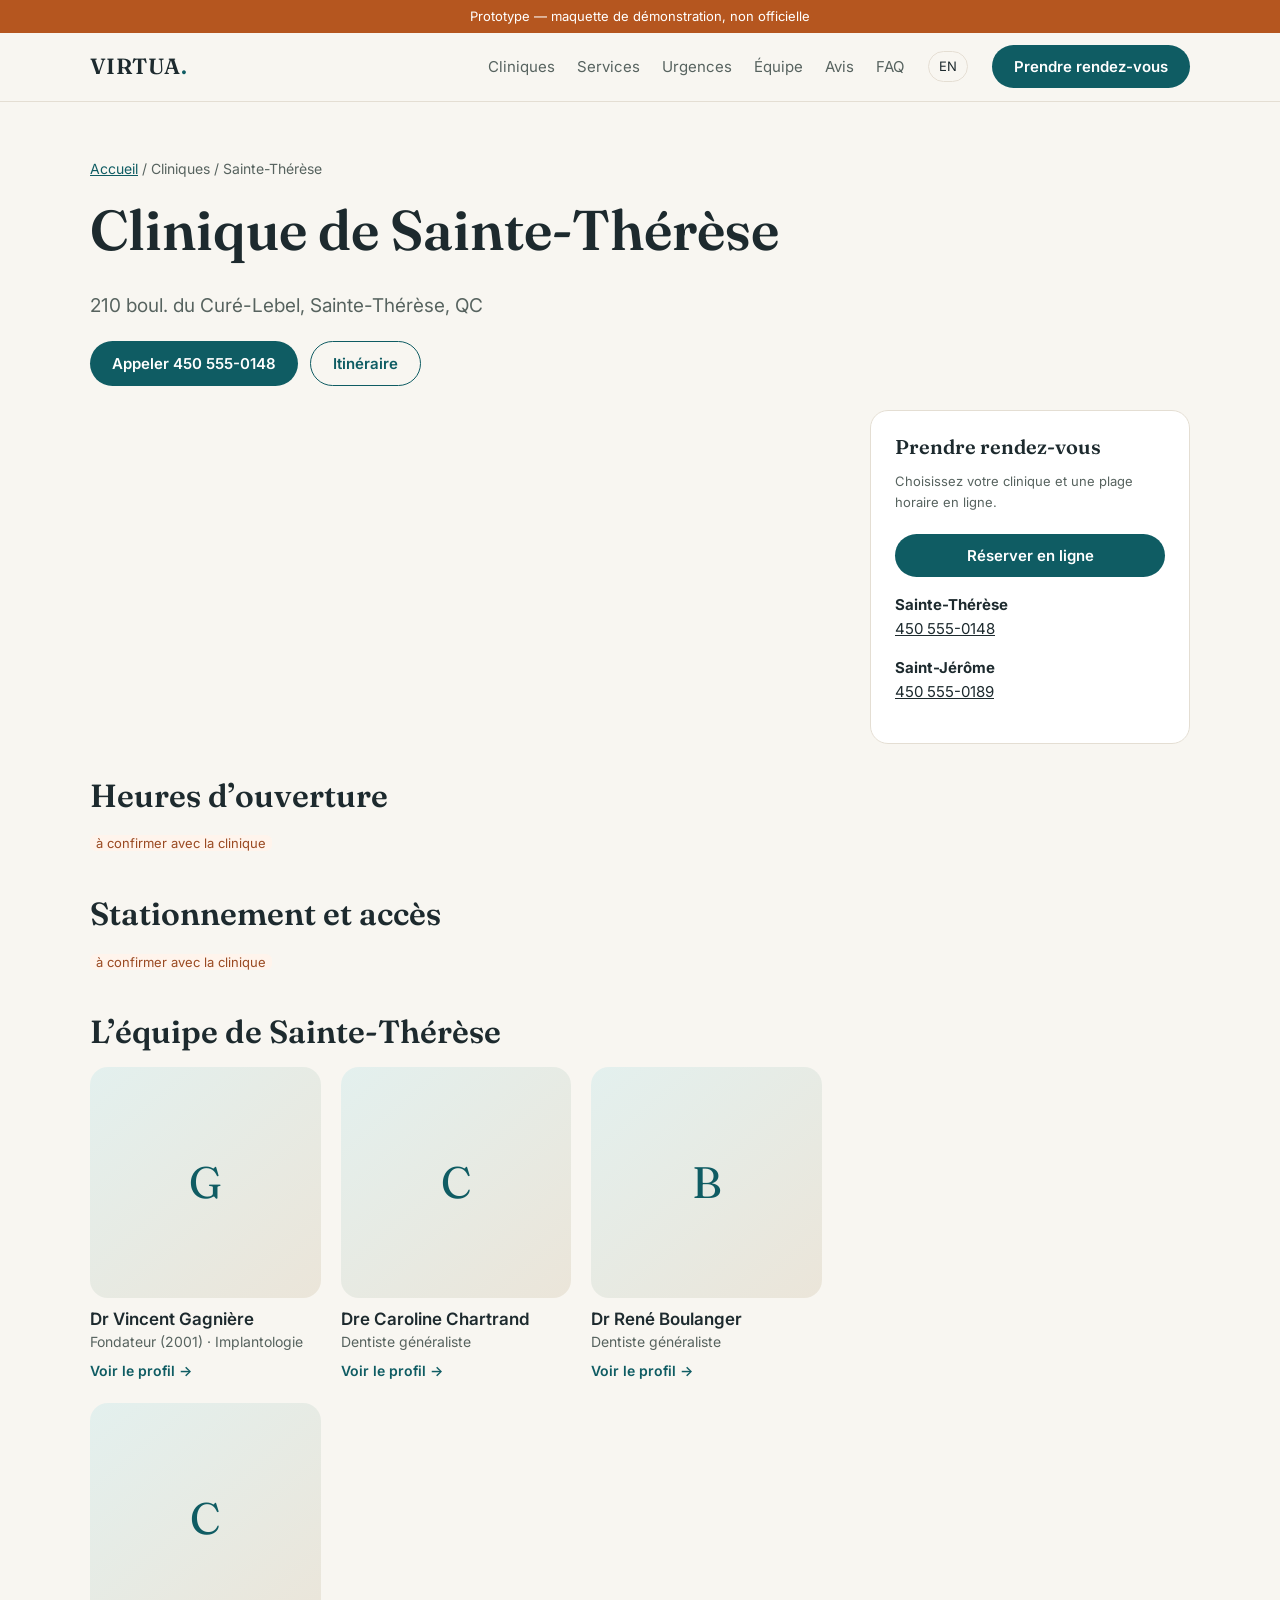
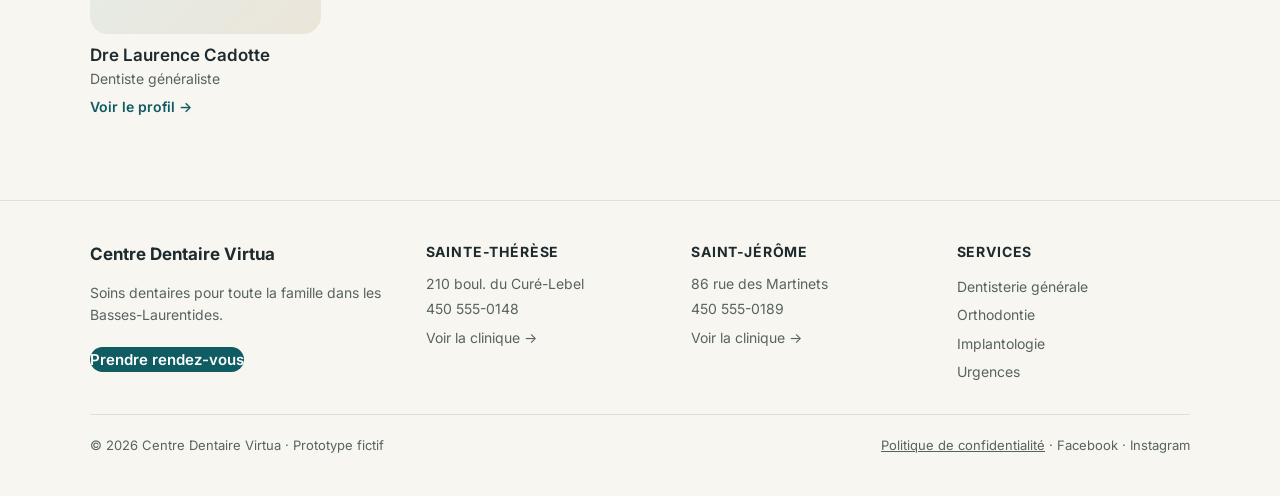
<file: dental-prototype/cliniques/sainte-therese.html>
<!doctype html>
<html lang="fr"><head><meta charset="utf-8"><meta name="robots" content="noindex,nofollow"><meta name="viewport" content="width=device-width,initial-scale=1">
<title>Clinique Sainte-Thérèse — Centre Dentaire Virtua</title><meta name="description" content="Dentiste à Sainte-Thérèse : 210 boul. du Curé-Lebel, Sainte-Thérèse, QC. Prenez rendez-vous en ligne.">
<link rel="preconnect" href="https://fonts.googleapis.com"><link href="https://fonts.googleapis.com/css2?family=Fraunces:opsz,wght@9..144,500;9..144,600&family=Inter:wght@400;500;600&display=swap" rel="stylesheet"><link rel="stylesheet" href="../styles.css"></head>
<body>
<div class="proto">Prototype — maquette de démonstration, non officielle</div>
<header><div class="wrap nav">
 <a class="logo" href="../index.html">VIRTUA<span>.</span></a>
 <nav onclick="if(event.target.tagName==='A')this.closest('header').classList.remove('open')"><a href="../index.html#cliniques">Cliniques</a><a href="../index.html#services">Services</a><a href="../services/urgences.html">Urgences</a><a href="../index.html#equipe">Équipe</a><a href="../index.html#avis">Avis</a><a href="../index.html#faq">FAQ</a></nav>
 <button class="menu-btn" aria-label="Menu" aria-expanded="false" onclick="const h=this.closest('header');h.classList.toggle('open');this.setAttribute('aria-expanded',h.classList.contains('open'))">☰</button><a class="lang" href="#">EN</a><a class="btn" href="../index.html#rdv">Prendre rendez-vous</a>
</div></header>
<main class="wrap"><div class="page-hero"><div class="crumbs"><a href="../index.html">Accueil</a> / Cliniques / Sainte-Thérèse</div>
<h1>Clinique de Sainte-Thérèse</h1><p>210 boul. du Curé-Lebel, Sainte-Thérèse, QC</p>
<div class="ctas" style="display:flex;gap:12px;flex-wrap:wrap;margin-top:20px"><a class="btn" href="tel:+14505550148">Appeler 450 555-0148</a><a class="btn ghost" href="https://maps.google.com/?q=Sainte-Th%C3%A9r%C3%A8se%20QC">Itinéraire</a></div></div>
<div class="cols"><article>
<iframe class="map" loading="lazy" src="https://maps.google.com/maps?q=Sainte-Th%C3%A9r%C3%A8se%20QC&output=embed" title="Carte Sainte-Thérèse"></iframe>
<h2 style="font-size:32px;margin-top:40px">Heures d’ouverture</h2><p><span class="todo">à confirmer avec la clinique</span></p>
<h2 style="font-size:32px;margin-top:40px">Stationnement et accès</h2><p><span class="todo">à confirmer avec la clinique</span></p>
<h2 style="font-size:32px;margin-top:40px">L’équipe de Sainte-Thérèse</h2><div class="team"><div class="doc"><div class="pic">G</div><h3>Dr Vincent Gagnière</h3><p>Fondateur (2001) · Implantologie</p></div><div class="doc"><div class="pic">C</div><h3>Dre Caroline Chartrand</h3><p>Dentiste généraliste</p></div><div class="doc"><div class="pic">B</div><h3>Dr René Boulanger</h3><p>Dentiste généraliste</p></div><div class="doc"><div class="pic">C</div><h3>Dre Laurence Cadotte</h3><p>Dentiste généraliste</p></div></div>
</article><aside class="side"><h3 style="font-size:20px">Prendre rendez-vous</h3>
<p class="note">Choisissez votre clinique et une plage horaire en ligne.</p>
<a class="btn" style="width:100%;justify-content:center;margin:8px 0 16px" href="../index.html#rdv">Réserver en ligne</a>
<p style="margin:0;font-size:15px"><b>Sainte-Thérèse</b><br><a href="tel:+14505550148">450 555-0148</a></p>
<p style="font-size:15px"><b>Saint-Jérôme</b><br><a href="tel:+14505550189">450 555-0189</a></p></aside></div></main>
<footer><div class="wrap"><div class="foot-grid">
 <div><strong style="color:var(--ink);font-size:17px">Centre Dentaire Virtua</strong><p>Soins dentaires pour toute la famille dans les Basses-Laurentides.</p><a class="btn" style="display:inline-flex;color:#fff;margin-top:6px" href="../index.html#rdv">Prendre rendez-vous</a></div>
 <div><h4>Sainte-Thérèse</h4><span>210 boul. du Curé-Lebel</span><a href="tel:+14505550148">450 555-0148</a><a href="../cliniques/sainte-therese.html">Voir la clinique →</a></div>
 <div><h4>Saint-Jérôme</h4><span>86 rue des Martinets</span><a href="tel:+14505550189">450 555-0189</a><a href="../cliniques/saint-jerome.html">Voir la clinique →</a></div>
 <div><h4>Services</h4><a href="../services/dentisterie-generale.html">Dentisterie générale</a><a href="../services/orthodontie.html">Orthodontie</a><a href="../services/implantologie.html">Implantologie</a><a href="../services/urgences.html">Urgences</a></div>
</div><div class="foot-legal"><span>© 2026 Centre Dentaire Virtua · Prototype fictif</span><span><a href="#" style="display:inline">Politique de confidentialité</a> · Facebook · Instagram</span></div></div></footer>
<div class="callbar"><a class="btn ghost" href="../index.html#cliniques">Appeler</a><a class="btn" href="../index.html#rdv">Réserver</a></div>
<script src="../team.js" defer></script>
</body></html>
</file>
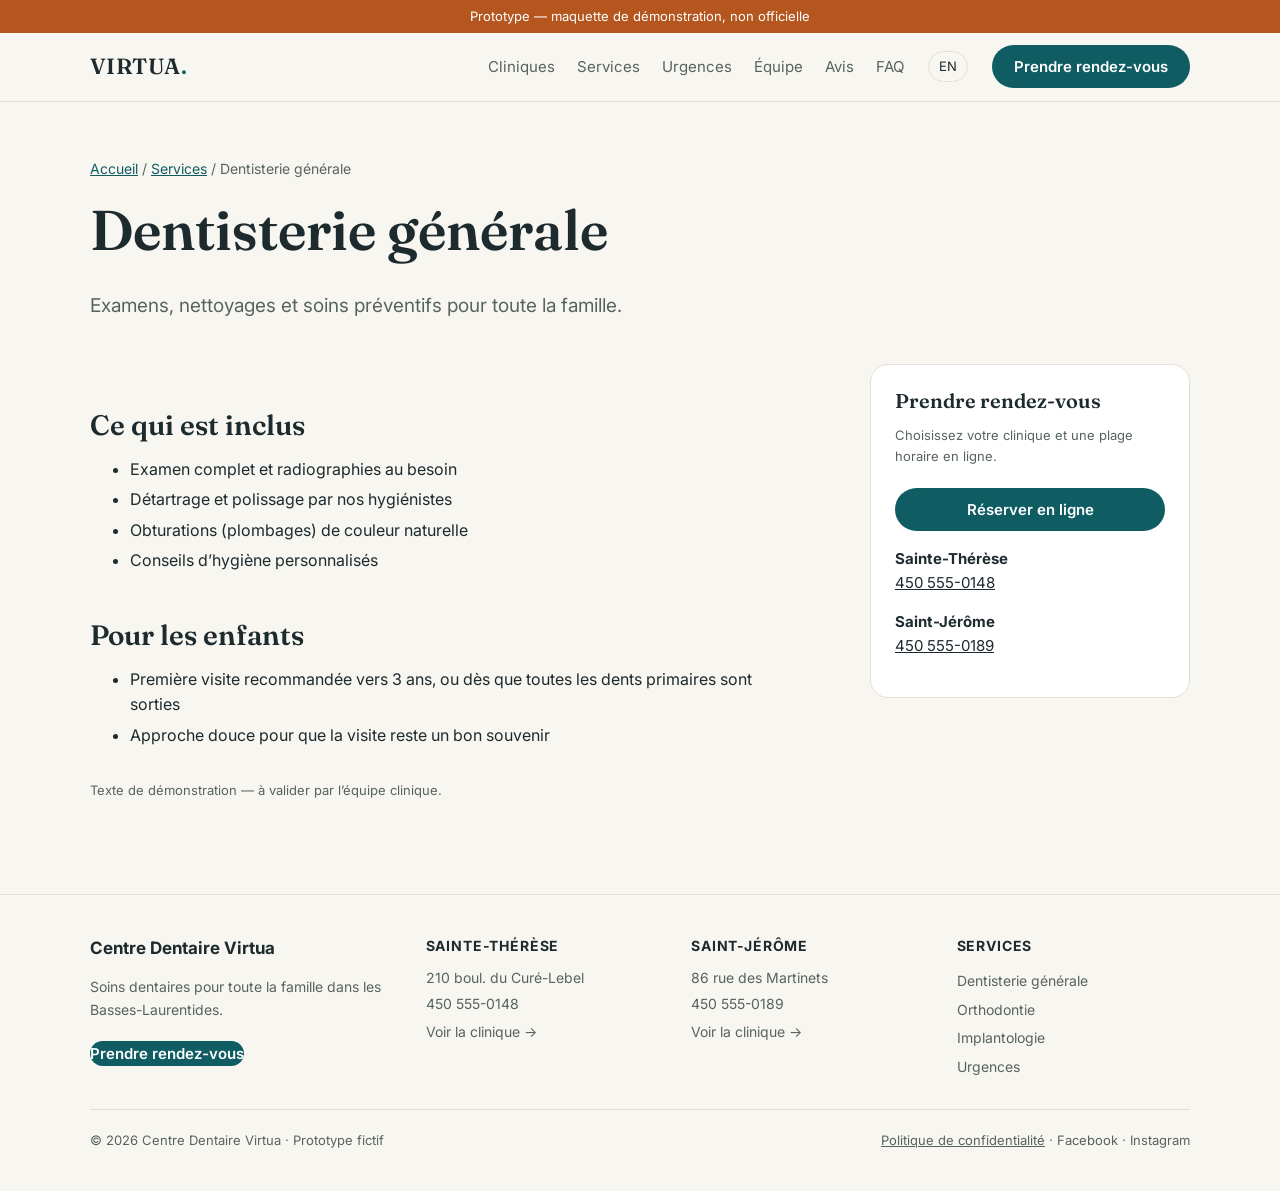
<file: dental-prototype/services/dentisterie-generale.html>
<!doctype html>
<html lang="fr"><head><meta charset="utf-8"><meta name="robots" content="noindex,nofollow"><meta name="viewport" content="width=device-width,initial-scale=1">
<title>Dentisterie générale — Centre Dentaire Virtua</title><meta name="description" content="Examens, nettoyages et soins préventifs pour toute la famille.">
<link rel="preconnect" href="https://fonts.googleapis.com"><link href="https://fonts.googleapis.com/css2?family=Fraunces:opsz,wght@9..144,500;9..144,600&family=Inter:wght@400;500;600&display=swap" rel="stylesheet"><link rel="stylesheet" href="../styles.css"></head>
<body>
<div class="proto">Prototype — maquette de démonstration, non officielle</div>
<header><div class="wrap nav">
 <a class="logo" href="../index.html">VIRTUA<span>.</span></a>
 <nav onclick="if(event.target.tagName==='A')this.closest('header').classList.remove('open')"><a href="../index.html#cliniques">Cliniques</a><a href="../index.html#services">Services</a><a href="../services/urgences.html">Urgences</a><a href="../index.html#equipe">Équipe</a><a href="../index.html#avis">Avis</a><a href="../index.html#faq">FAQ</a></nav>
 <button class="menu-btn" aria-label="Menu" aria-expanded="false" onclick="const h=this.closest('header');h.classList.toggle('open');this.setAttribute('aria-expanded',h.classList.contains('open'))">☰</button><a class="lang" href="#">EN</a><a class="btn" href="../index.html#rdv">Prendre rendez-vous</a>
</div></header>
<main class="wrap"><div class="page-hero"><div class="crumbs"><a href="../index.html">Accueil</a> / <a href="../index.html#services">Services</a> / Dentisterie générale</div>
<h1>Dentisterie générale</h1><p>Examens, nettoyages et soins préventifs pour toute la famille.</p></div>
<div class="cols"><article class="prose"><h2>Ce qui est inclus</h2><ul><li>Examen complet et radiographies au besoin</li><li>Détartrage et polissage par nos hygiénistes</li><li>Obturations (plombages) de couleur naturelle</li><li>Conseils d’hygiène personnalisés</li></ul><h2>Pour les enfants</h2><ul><li>Première visite recommandée vers 3 ans, ou dès que toutes les dents primaires sont sorties</li><li>Approche douce pour que la visite reste un bon souvenir</li></ul>
<p class="note" style="margin-top:32px">Texte de démonstration — à valider par l’équipe clinique.</p></article><aside class="side"><h3 style="font-size:20px">Prendre rendez-vous</h3>
<p class="note">Choisissez votre clinique et une plage horaire en ligne.</p>
<a class="btn" style="width:100%;justify-content:center;margin:8px 0 16px" href="../index.html#rdv">Réserver en ligne</a>
<p style="margin:0;font-size:15px"><b>Sainte-Thérèse</b><br><a href="tel:+14505550148">450 555-0148</a></p>
<p style="font-size:15px"><b>Saint-Jérôme</b><br><a href="tel:+14505550189">450 555-0189</a></p></aside></div></main>
<footer><div class="wrap"><div class="foot-grid">
 <div><strong style="color:var(--ink);font-size:17px">Centre Dentaire Virtua</strong><p>Soins dentaires pour toute la famille dans les Basses-Laurentides.</p><a class="btn" style="display:inline-flex;color:#fff;margin-top:6px" href="../index.html#rdv">Prendre rendez-vous</a></div>
 <div><h4>Sainte-Thérèse</h4><span>210 boul. du Curé-Lebel</span><a href="tel:+14505550148">450 555-0148</a><a href="../cliniques/sainte-therese.html">Voir la clinique →</a></div>
 <div><h4>Saint-Jérôme</h4><span>86 rue des Martinets</span><a href="tel:+14505550189">450 555-0189</a><a href="../cliniques/saint-jerome.html">Voir la clinique →</a></div>
 <div><h4>Services</h4><a href="../services/dentisterie-generale.html">Dentisterie générale</a><a href="../services/orthodontie.html">Orthodontie</a><a href="../services/implantologie.html">Implantologie</a><a href="../services/urgences.html">Urgences</a></div>
</div><div class="foot-legal"><span>© 2026 Centre Dentaire Virtua · Prototype fictif</span><span><a href="#" style="display:inline">Politique de confidentialité</a> · Facebook · Instagram</span></div></div></footer>
<div class="callbar"><a class="btn ghost" href="../index.html#cliniques">Appeler</a><a class="btn" href="../index.html#rdv">Réserver</a></div>
</body></html>
</file>
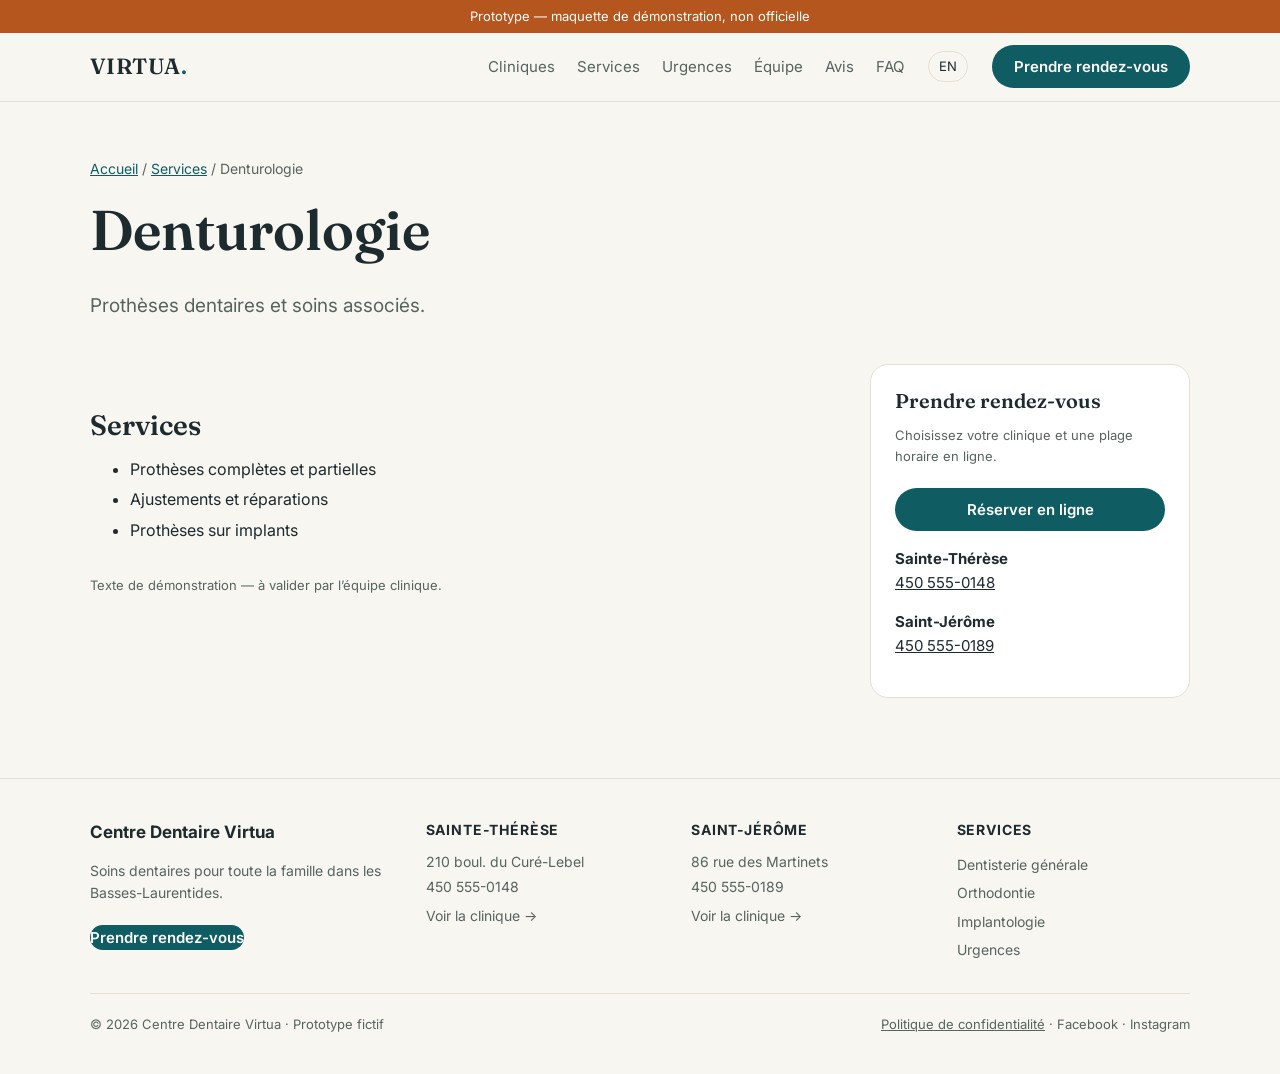
<file: dental-prototype/services/denturologie.html>
<!doctype html>
<html lang="fr"><head><meta charset="utf-8"><meta name="robots" content="noindex,nofollow"><meta name="viewport" content="width=device-width,initial-scale=1">
<title>Denturologie — Centre Dentaire Virtua</title><meta name="description" content="Prothèses dentaires et soins associés.">
<link rel="preconnect" href="https://fonts.googleapis.com"><link href="https://fonts.googleapis.com/css2?family=Fraunces:opsz,wght@9..144,500;9..144,600&family=Inter:wght@400;500;600&display=swap" rel="stylesheet"><link rel="stylesheet" href="../styles.css"></head>
<body>
<div class="proto">Prototype — maquette de démonstration, non officielle</div>
<header><div class="wrap nav">
 <a class="logo" href="../index.html">VIRTUA<span>.</span></a>
 <nav onclick="if(event.target.tagName==='A')this.closest('header').classList.remove('open')"><a href="../index.html#cliniques">Cliniques</a><a href="../index.html#services">Services</a><a href="../services/urgences.html">Urgences</a><a href="../index.html#equipe">Équipe</a><a href="../index.html#avis">Avis</a><a href="../index.html#faq">FAQ</a></nav>
 <button class="menu-btn" aria-label="Menu" aria-expanded="false" onclick="const h=this.closest('header');h.classList.toggle('open');this.setAttribute('aria-expanded',h.classList.contains('open'))">☰</button><a class="lang" href="#">EN</a><a class="btn" href="../index.html#rdv">Prendre rendez-vous</a>
</div></header>
<main class="wrap"><div class="page-hero"><div class="crumbs"><a href="../index.html">Accueil</a> / <a href="../index.html#services">Services</a> / Denturologie</div>
<h1>Denturologie</h1><p>Prothèses dentaires et soins associés.</p></div>
<div class="cols"><article class="prose"><h2>Services</h2><ul><li>Prothèses complètes et partielles</li><li>Ajustements et réparations</li><li>Prothèses sur implants</li></ul>
<p class="note" style="margin-top:32px">Texte de démonstration — à valider par l’équipe clinique.</p></article><aside class="side"><h3 style="font-size:20px">Prendre rendez-vous</h3>
<p class="note">Choisissez votre clinique et une plage horaire en ligne.</p>
<a class="btn" style="width:100%;justify-content:center;margin:8px 0 16px" href="../index.html#rdv">Réserver en ligne</a>
<p style="margin:0;font-size:15px"><b>Sainte-Thérèse</b><br><a href="tel:+14505550148">450 555-0148</a></p>
<p style="font-size:15px"><b>Saint-Jérôme</b><br><a href="tel:+14505550189">450 555-0189</a></p></aside></div></main>
<footer><div class="wrap"><div class="foot-grid">
 <div><strong style="color:var(--ink);font-size:17px">Centre Dentaire Virtua</strong><p>Soins dentaires pour toute la famille dans les Basses-Laurentides.</p><a class="btn" style="display:inline-flex;color:#fff;margin-top:6px" href="../index.html#rdv">Prendre rendez-vous</a></div>
 <div><h4>Sainte-Thérèse</h4><span>210 boul. du Curé-Lebel</span><a href="tel:+14505550148">450 555-0148</a><a href="../cliniques/sainte-therese.html">Voir la clinique →</a></div>
 <div><h4>Saint-Jérôme</h4><span>86 rue des Martinets</span><a href="tel:+14505550189">450 555-0189</a><a href="../cliniques/saint-jerome.html">Voir la clinique →</a></div>
 <div><h4>Services</h4><a href="../services/dentisterie-generale.html">Dentisterie générale</a><a href="../services/orthodontie.html">Orthodontie</a><a href="../services/implantologie.html">Implantologie</a><a href="../services/urgences.html">Urgences</a></div>
</div><div class="foot-legal"><span>© 2026 Centre Dentaire Virtua · Prototype fictif</span><span><a href="#" style="display:inline">Politique de confidentialité</a> · Facebook · Instagram</span></div></div></footer>
<div class="callbar"><a class="btn ghost" href="../index.html#cliniques">Appeler</a><a class="btn" href="../index.html#rdv">Réserver</a></div>
</body></html>
</file>
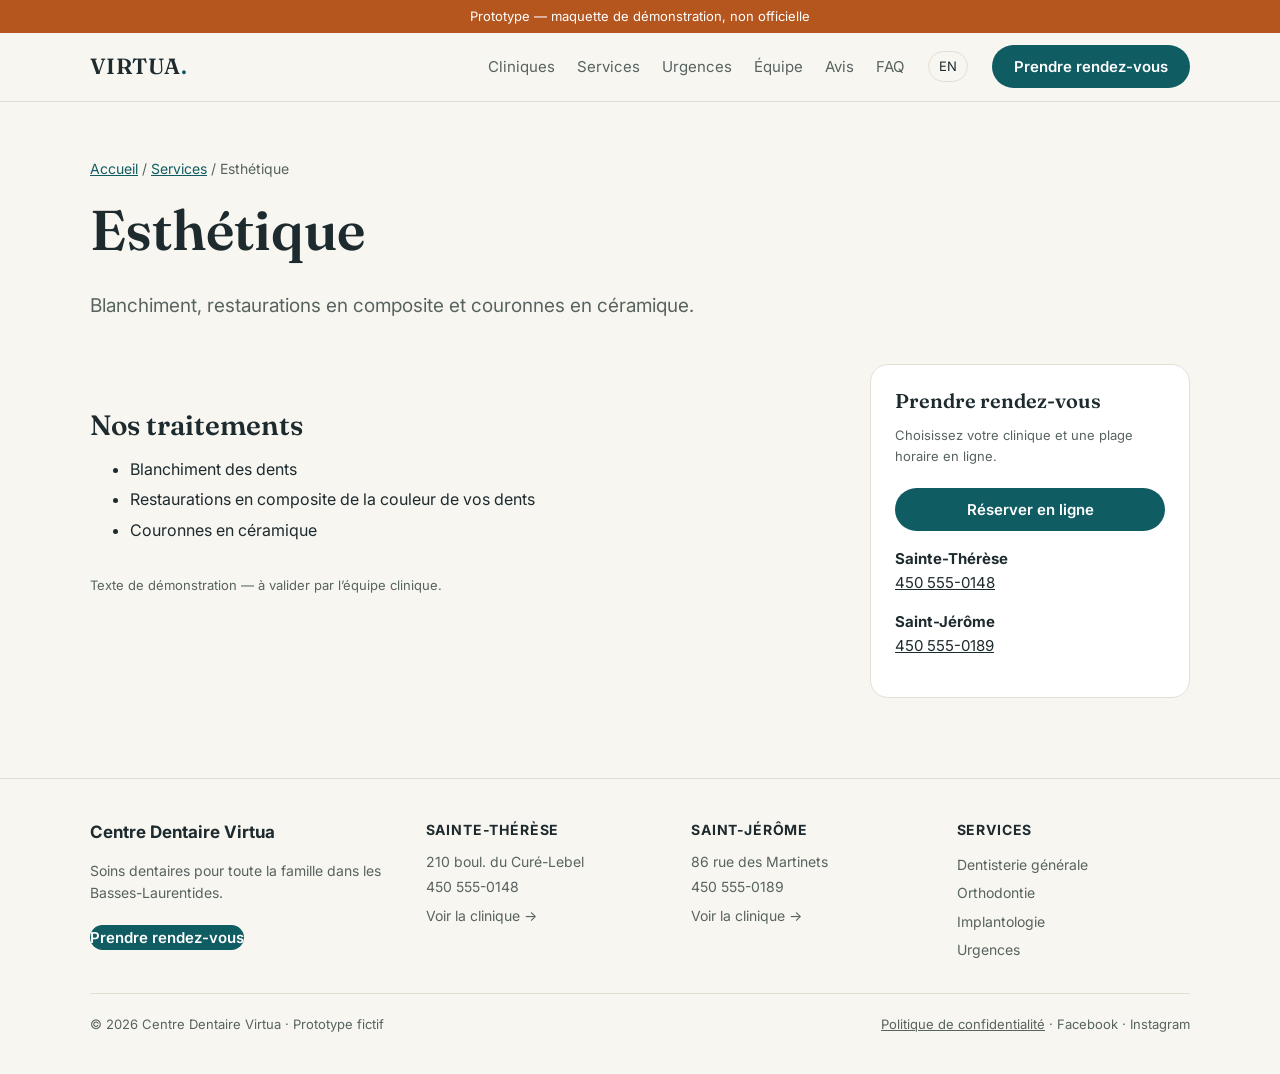
<file: dental-prototype/services/esthetique.html>
<!doctype html>
<html lang="fr"><head><meta charset="utf-8"><meta name="robots" content="noindex,nofollow"><meta name="viewport" content="width=device-width,initial-scale=1">
<title>Esthétique — Centre Dentaire Virtua</title><meta name="description" content="Blanchiment, restaurations en composite et couronnes en céramique.">
<link rel="preconnect" href="https://fonts.googleapis.com"><link href="https://fonts.googleapis.com/css2?family=Fraunces:opsz,wght@9..144,500;9..144,600&family=Inter:wght@400;500;600&display=swap" rel="stylesheet"><link rel="stylesheet" href="../styles.css"></head>
<body>
<div class="proto">Prototype — maquette de démonstration, non officielle</div>
<header><div class="wrap nav">
 <a class="logo" href="../index.html">VIRTUA<span>.</span></a>
 <nav onclick="if(event.target.tagName==='A')this.closest('header').classList.remove('open')"><a href="../index.html#cliniques">Cliniques</a><a href="../index.html#services">Services</a><a href="../services/urgences.html">Urgences</a><a href="../index.html#equipe">Équipe</a><a href="../index.html#avis">Avis</a><a href="../index.html#faq">FAQ</a></nav>
 <button class="menu-btn" aria-label="Menu" aria-expanded="false" onclick="const h=this.closest('header');h.classList.toggle('open');this.setAttribute('aria-expanded',h.classList.contains('open'))">☰</button><a class="lang" href="#">EN</a><a class="btn" href="../index.html#rdv">Prendre rendez-vous</a>
</div></header>
<main class="wrap"><div class="page-hero"><div class="crumbs"><a href="../index.html">Accueil</a> / <a href="../index.html#services">Services</a> / Esthétique</div>
<h1>Esthétique</h1><p>Blanchiment, restaurations en composite et couronnes en céramique.</p></div>
<div class="cols"><article class="prose"><h2>Nos traitements</h2><ul><li>Blanchiment des dents</li><li>Restaurations en composite de la couleur de vos dents</li><li>Couronnes en céramique</li></ul>
<p class="note" style="margin-top:32px">Texte de démonstration — à valider par l’équipe clinique.</p></article><aside class="side"><h3 style="font-size:20px">Prendre rendez-vous</h3>
<p class="note">Choisissez votre clinique et une plage horaire en ligne.</p>
<a class="btn" style="width:100%;justify-content:center;margin:8px 0 16px" href="../index.html#rdv">Réserver en ligne</a>
<p style="margin:0;font-size:15px"><b>Sainte-Thérèse</b><br><a href="tel:+14505550148">450 555-0148</a></p>
<p style="font-size:15px"><b>Saint-Jérôme</b><br><a href="tel:+14505550189">450 555-0189</a></p></aside></div></main>
<footer><div class="wrap"><div class="foot-grid">
 <div><strong style="color:var(--ink);font-size:17px">Centre Dentaire Virtua</strong><p>Soins dentaires pour toute la famille dans les Basses-Laurentides.</p><a class="btn" style="display:inline-flex;color:#fff;margin-top:6px" href="../index.html#rdv">Prendre rendez-vous</a></div>
 <div><h4>Sainte-Thérèse</h4><span>210 boul. du Curé-Lebel</span><a href="tel:+14505550148">450 555-0148</a><a href="../cliniques/sainte-therese.html">Voir la clinique →</a></div>
 <div><h4>Saint-Jérôme</h4><span>86 rue des Martinets</span><a href="tel:+14505550189">450 555-0189</a><a href="../cliniques/saint-jerome.html">Voir la clinique →</a></div>
 <div><h4>Services</h4><a href="../services/dentisterie-generale.html">Dentisterie générale</a><a href="../services/orthodontie.html">Orthodontie</a><a href="../services/implantologie.html">Implantologie</a><a href="../services/urgences.html">Urgences</a></div>
</div><div class="foot-legal"><span>© 2026 Centre Dentaire Virtua · Prototype fictif</span><span><a href="#" style="display:inline">Politique de confidentialité</a> · Facebook · Instagram</span></div></div></footer>
<div class="callbar"><a class="btn ghost" href="../index.html#cliniques">Appeler</a><a class="btn" href="../index.html#rdv">Réserver</a></div>
</body></html>
</file>
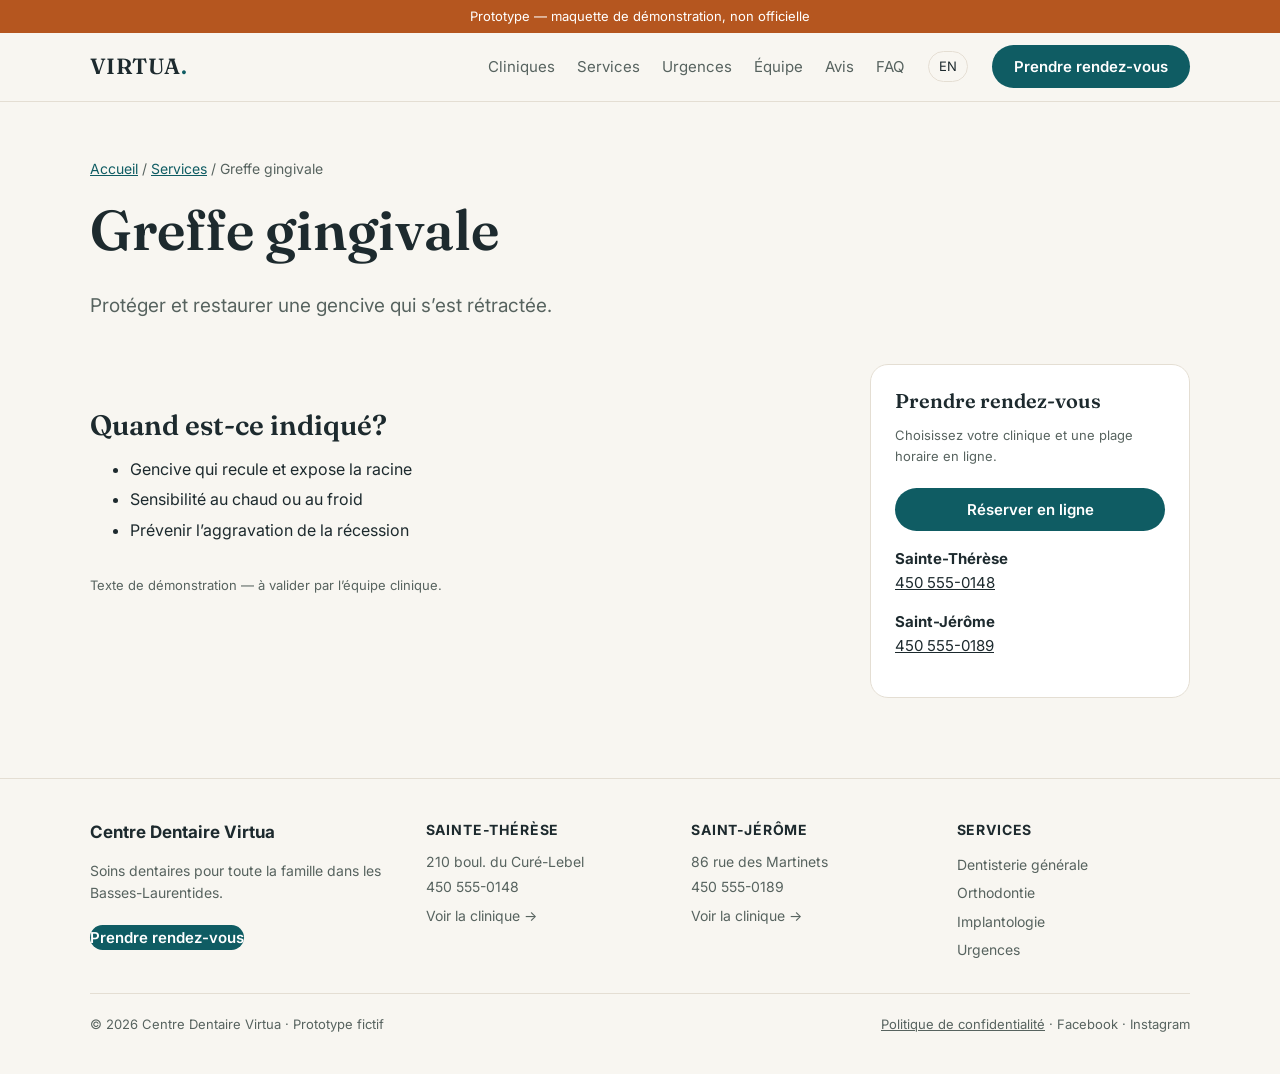
<file: dental-prototype/services/greffe-gingivale.html>
<!doctype html>
<html lang="fr"><head><meta charset="utf-8"><meta name="robots" content="noindex,nofollow"><meta name="viewport" content="width=device-width,initial-scale=1">
<title>Greffe gingivale — Centre Dentaire Virtua</title><meta name="description" content="Protéger et restaurer une gencive qui s’est rétractée.">
<link rel="preconnect" href="https://fonts.googleapis.com"><link href="https://fonts.googleapis.com/css2?family=Fraunces:opsz,wght@9..144,500;9..144,600&family=Inter:wght@400;500;600&display=swap" rel="stylesheet"><link rel="stylesheet" href="../styles.css"></head>
<body>
<div class="proto">Prototype — maquette de démonstration, non officielle</div>
<header><div class="wrap nav">
 <a class="logo" href="../index.html">VIRTUA<span>.</span></a>
 <nav onclick="if(event.target.tagName==='A')this.closest('header').classList.remove('open')"><a href="../index.html#cliniques">Cliniques</a><a href="../index.html#services">Services</a><a href="../services/urgences.html">Urgences</a><a href="../index.html#equipe">Équipe</a><a href="../index.html#avis">Avis</a><a href="../index.html#faq">FAQ</a></nav>
 <button class="menu-btn" aria-label="Menu" aria-expanded="false" onclick="const h=this.closest('header');h.classList.toggle('open');this.setAttribute('aria-expanded',h.classList.contains('open'))">☰</button><a class="lang" href="#">EN</a><a class="btn" href="../index.html#rdv">Prendre rendez-vous</a>
</div></header>
<main class="wrap"><div class="page-hero"><div class="crumbs"><a href="../index.html">Accueil</a> / <a href="../index.html#services">Services</a> / Greffe gingivale</div>
<h1>Greffe gingivale</h1><p>Protéger et restaurer une gencive qui s’est rétractée.</p></div>
<div class="cols"><article class="prose"><h2>Quand est-ce indiqué?</h2><ul><li>Gencive qui recule et expose la racine</li><li>Sensibilité au chaud ou au froid</li><li>Prévenir l’aggravation de la récession</li></ul>
<p class="note" style="margin-top:32px">Texte de démonstration — à valider par l’équipe clinique.</p></article><aside class="side"><h3 style="font-size:20px">Prendre rendez-vous</h3>
<p class="note">Choisissez votre clinique et une plage horaire en ligne.</p>
<a class="btn" style="width:100%;justify-content:center;margin:8px 0 16px" href="../index.html#rdv">Réserver en ligne</a>
<p style="margin:0;font-size:15px"><b>Sainte-Thérèse</b><br><a href="tel:+14505550148">450 555-0148</a></p>
<p style="font-size:15px"><b>Saint-Jérôme</b><br><a href="tel:+14505550189">450 555-0189</a></p></aside></div></main>
<footer><div class="wrap"><div class="foot-grid">
 <div><strong style="color:var(--ink);font-size:17px">Centre Dentaire Virtua</strong><p>Soins dentaires pour toute la famille dans les Basses-Laurentides.</p><a class="btn" style="display:inline-flex;color:#fff;margin-top:6px" href="../index.html#rdv">Prendre rendez-vous</a></div>
 <div><h4>Sainte-Thérèse</h4><span>210 boul. du Curé-Lebel</span><a href="tel:+14505550148">450 555-0148</a><a href="../cliniques/sainte-therese.html">Voir la clinique →</a></div>
 <div><h4>Saint-Jérôme</h4><span>86 rue des Martinets</span><a href="tel:+14505550189">450 555-0189</a><a href="../cliniques/saint-jerome.html">Voir la clinique →</a></div>
 <div><h4>Services</h4><a href="../services/dentisterie-generale.html">Dentisterie générale</a><a href="../services/orthodontie.html">Orthodontie</a><a href="../services/implantologie.html">Implantologie</a><a href="../services/urgences.html">Urgences</a></div>
</div><div class="foot-legal"><span>© 2026 Centre Dentaire Virtua · Prototype fictif</span><span><a href="#" style="display:inline">Politique de confidentialité</a> · Facebook · Instagram</span></div></div></footer>
<div class="callbar"><a class="btn ghost" href="../index.html#cliniques">Appeler</a><a class="btn" href="../index.html#rdv">Réserver</a></div>
</body></html>
</file>
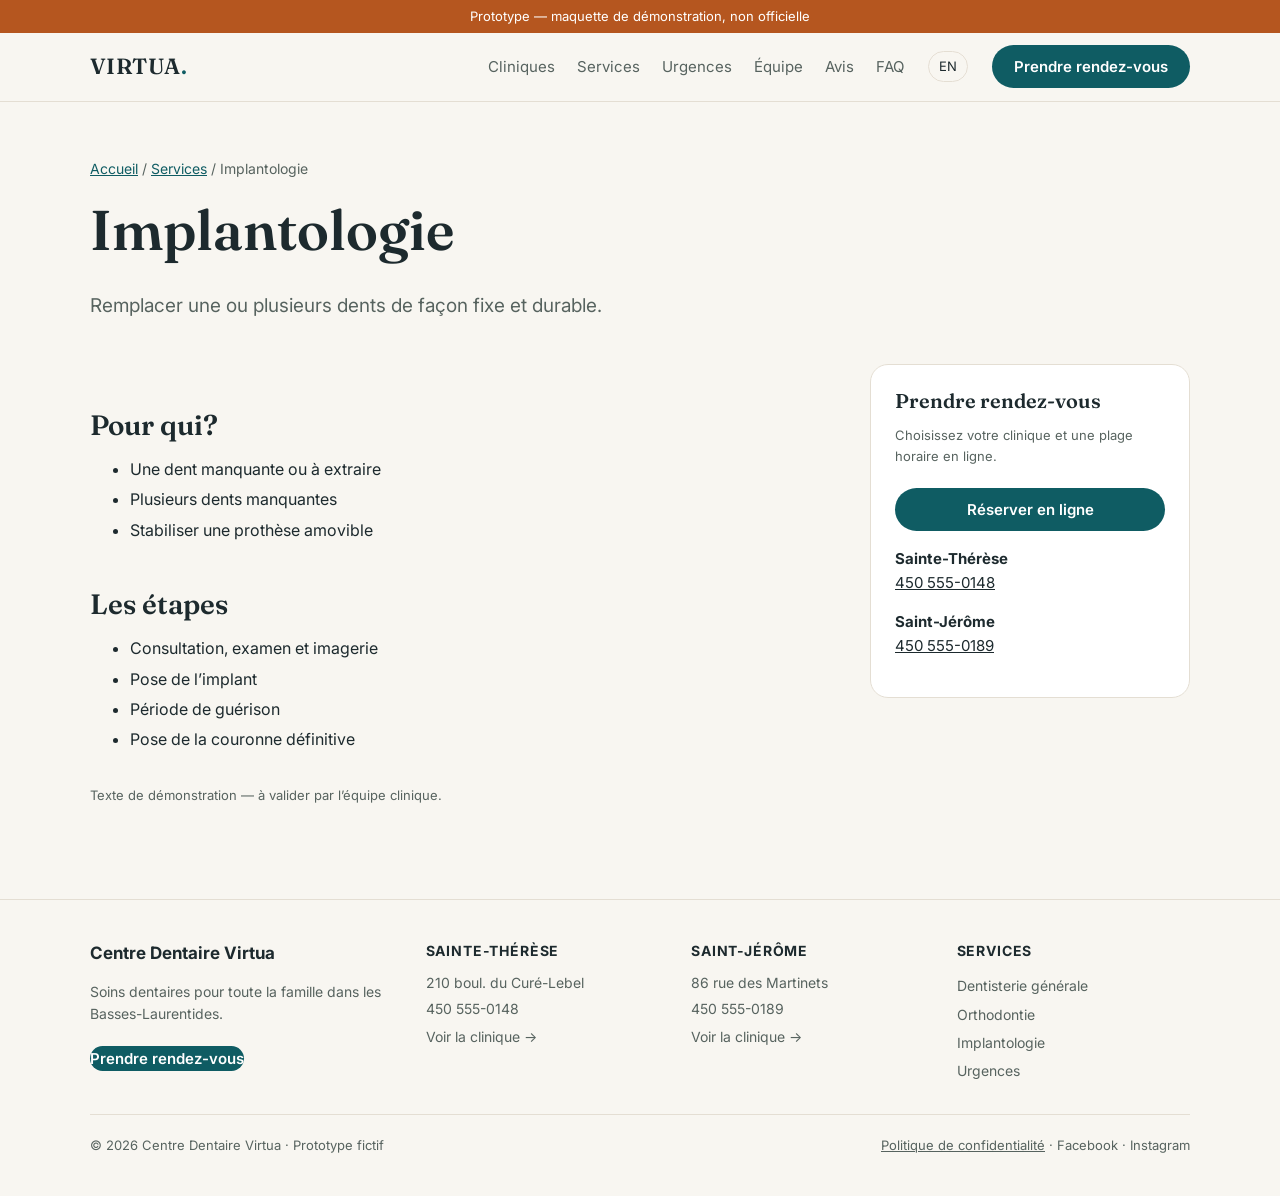
<file: dental-prototype/services/implantologie.html>
<!doctype html>
<html lang="fr"><head><meta charset="utf-8"><meta name="robots" content="noindex,nofollow"><meta name="viewport" content="width=device-width,initial-scale=1">
<title>Implantologie — Centre Dentaire Virtua</title><meta name="description" content="Remplacer une ou plusieurs dents de façon fixe et durable.">
<link rel="preconnect" href="https://fonts.googleapis.com"><link href="https://fonts.googleapis.com/css2?family=Fraunces:opsz,wght@9..144,500;9..144,600&family=Inter:wght@400;500;600&display=swap" rel="stylesheet"><link rel="stylesheet" href="../styles.css"></head>
<body>
<div class="proto">Prototype — maquette de démonstration, non officielle</div>
<header><div class="wrap nav">
 <a class="logo" href="../index.html">VIRTUA<span>.</span></a>
 <nav onclick="if(event.target.tagName==='A')this.closest('header').classList.remove('open')"><a href="../index.html#cliniques">Cliniques</a><a href="../index.html#services">Services</a><a href="../services/urgences.html">Urgences</a><a href="../index.html#equipe">Équipe</a><a href="../index.html#avis">Avis</a><a href="../index.html#faq">FAQ</a></nav>
 <button class="menu-btn" aria-label="Menu" aria-expanded="false" onclick="const h=this.closest('header');h.classList.toggle('open');this.setAttribute('aria-expanded',h.classList.contains('open'))">☰</button><a class="lang" href="#">EN</a><a class="btn" href="../index.html#rdv">Prendre rendez-vous</a>
</div></header>
<main class="wrap"><div class="page-hero"><div class="crumbs"><a href="../index.html">Accueil</a> / <a href="../index.html#services">Services</a> / Implantologie</div>
<h1>Implantologie</h1><p>Remplacer une ou plusieurs dents de façon fixe et durable.</p></div>
<div class="cols"><article class="prose"><h2>Pour qui?</h2><ul><li>Une dent manquante ou à extraire</li><li>Plusieurs dents manquantes</li><li>Stabiliser une prothèse amovible</li></ul><h2>Les étapes</h2><ul><li>Consultation, examen et imagerie</li><li>Pose de l’implant</li><li>Période de guérison</li><li>Pose de la couronne définitive</li></ul>
<p class="note" style="margin-top:32px">Texte de démonstration — à valider par l’équipe clinique.</p></article><aside class="side"><h3 style="font-size:20px">Prendre rendez-vous</h3>
<p class="note">Choisissez votre clinique et une plage horaire en ligne.</p>
<a class="btn" style="width:100%;justify-content:center;margin:8px 0 16px" href="../index.html#rdv">Réserver en ligne</a>
<p style="margin:0;font-size:15px"><b>Sainte-Thérèse</b><br><a href="tel:+14505550148">450 555-0148</a></p>
<p style="font-size:15px"><b>Saint-Jérôme</b><br><a href="tel:+14505550189">450 555-0189</a></p></aside></div></main>
<footer><div class="wrap"><div class="foot-grid">
 <div><strong style="color:var(--ink);font-size:17px">Centre Dentaire Virtua</strong><p>Soins dentaires pour toute la famille dans les Basses-Laurentides.</p><a class="btn" style="display:inline-flex;color:#fff;margin-top:6px" href="../index.html#rdv">Prendre rendez-vous</a></div>
 <div><h4>Sainte-Thérèse</h4><span>210 boul. du Curé-Lebel</span><a href="tel:+14505550148">450 555-0148</a><a href="../cliniques/sainte-therese.html">Voir la clinique →</a></div>
 <div><h4>Saint-Jérôme</h4><span>86 rue des Martinets</span><a href="tel:+14505550189">450 555-0189</a><a href="../cliniques/saint-jerome.html">Voir la clinique →</a></div>
 <div><h4>Services</h4><a href="../services/dentisterie-generale.html">Dentisterie générale</a><a href="../services/orthodontie.html">Orthodontie</a><a href="../services/implantologie.html">Implantologie</a><a href="../services/urgences.html">Urgences</a></div>
</div><div class="foot-legal"><span>© 2026 Centre Dentaire Virtua · Prototype fictif</span><span><a href="#" style="display:inline">Politique de confidentialité</a> · Facebook · Instagram</span></div></div></footer>
<div class="callbar"><a class="btn ghost" href="../index.html#cliniques">Appeler</a><a class="btn" href="../index.html#rdv">Réserver</a></div>
</body></html>
</file>
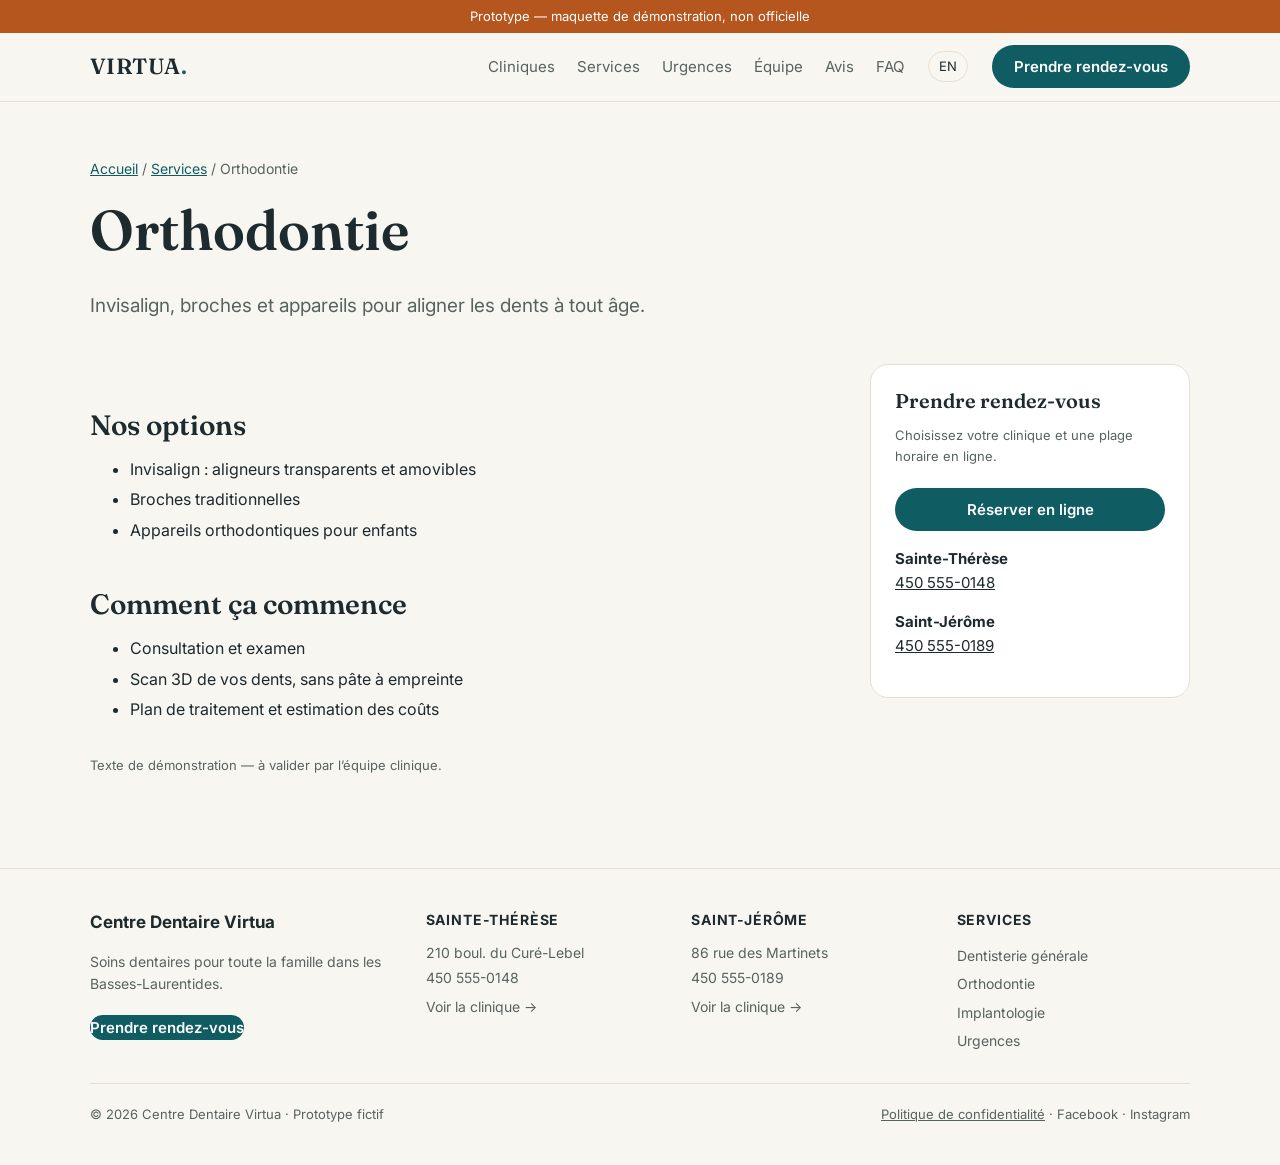
<file: dental-prototype/services/orthodontie.html>
<!doctype html>
<html lang="fr"><head><meta charset="utf-8"><meta name="robots" content="noindex,nofollow"><meta name="viewport" content="width=device-width,initial-scale=1">
<title>Orthodontie — Centre Dentaire Virtua</title><meta name="description" content="Invisalign, broches et appareils pour aligner les dents à tout âge.">
<link rel="preconnect" href="https://fonts.googleapis.com"><link href="https://fonts.googleapis.com/css2?family=Fraunces:opsz,wght@9..144,500;9..144,600&family=Inter:wght@400;500;600&display=swap" rel="stylesheet"><link rel="stylesheet" href="../styles.css"></head>
<body>
<div class="proto">Prototype — maquette de démonstration, non officielle</div>
<header><div class="wrap nav">
 <a class="logo" href="../index.html">VIRTUA<span>.</span></a>
 <nav onclick="if(event.target.tagName==='A')this.closest('header').classList.remove('open')"><a href="../index.html#cliniques">Cliniques</a><a href="../index.html#services">Services</a><a href="../services/urgences.html">Urgences</a><a href="../index.html#equipe">Équipe</a><a href="../index.html#avis">Avis</a><a href="../index.html#faq">FAQ</a></nav>
 <button class="menu-btn" aria-label="Menu" aria-expanded="false" onclick="const h=this.closest('header');h.classList.toggle('open');this.setAttribute('aria-expanded',h.classList.contains('open'))">☰</button><a class="lang" href="#">EN</a><a class="btn" href="../index.html#rdv">Prendre rendez-vous</a>
</div></header>
<main class="wrap"><div class="page-hero"><div class="crumbs"><a href="../index.html">Accueil</a> / <a href="../index.html#services">Services</a> / Orthodontie</div>
<h1>Orthodontie</h1><p>Invisalign, broches et appareils pour aligner les dents à tout âge.</p></div>
<div class="cols"><article class="prose"><h2>Nos options</h2><ul><li>Invisalign : aligneurs transparents et amovibles</li><li>Broches traditionnelles</li><li>Appareils orthodontiques pour enfants</li></ul><h2>Comment ça commence</h2><ul><li>Consultation et examen</li><li>Scan 3D de vos dents, sans pâte à empreinte</li><li>Plan de traitement et estimation des coûts</li></ul>
<p class="note" style="margin-top:32px">Texte de démonstration — à valider par l’équipe clinique.</p></article><aside class="side"><h3 style="font-size:20px">Prendre rendez-vous</h3>
<p class="note">Choisissez votre clinique et une plage horaire en ligne.</p>
<a class="btn" style="width:100%;justify-content:center;margin:8px 0 16px" href="../index.html#rdv">Réserver en ligne</a>
<p style="margin:0;font-size:15px"><b>Sainte-Thérèse</b><br><a href="tel:+14505550148">450 555-0148</a></p>
<p style="font-size:15px"><b>Saint-Jérôme</b><br><a href="tel:+14505550189">450 555-0189</a></p></aside></div></main>
<footer><div class="wrap"><div class="foot-grid">
 <div><strong style="color:var(--ink);font-size:17px">Centre Dentaire Virtua</strong><p>Soins dentaires pour toute la famille dans les Basses-Laurentides.</p><a class="btn" style="display:inline-flex;color:#fff;margin-top:6px" href="../index.html#rdv">Prendre rendez-vous</a></div>
 <div><h4>Sainte-Thérèse</h4><span>210 boul. du Curé-Lebel</span><a href="tel:+14505550148">450 555-0148</a><a href="../cliniques/sainte-therese.html">Voir la clinique →</a></div>
 <div><h4>Saint-Jérôme</h4><span>86 rue des Martinets</span><a href="tel:+14505550189">450 555-0189</a><a href="../cliniques/saint-jerome.html">Voir la clinique →</a></div>
 <div><h4>Services</h4><a href="../services/dentisterie-generale.html">Dentisterie générale</a><a href="../services/orthodontie.html">Orthodontie</a><a href="../services/implantologie.html">Implantologie</a><a href="../services/urgences.html">Urgences</a></div>
</div><div class="foot-legal"><span>© 2026 Centre Dentaire Virtua · Prototype fictif</span><span><a href="#" style="display:inline">Politique de confidentialité</a> · Facebook · Instagram</span></div></div></footer>
<div class="callbar"><a class="btn ghost" href="../index.html#cliniques">Appeler</a><a class="btn" href="../index.html#rdv">Réserver</a></div>
</body></html>
</file>
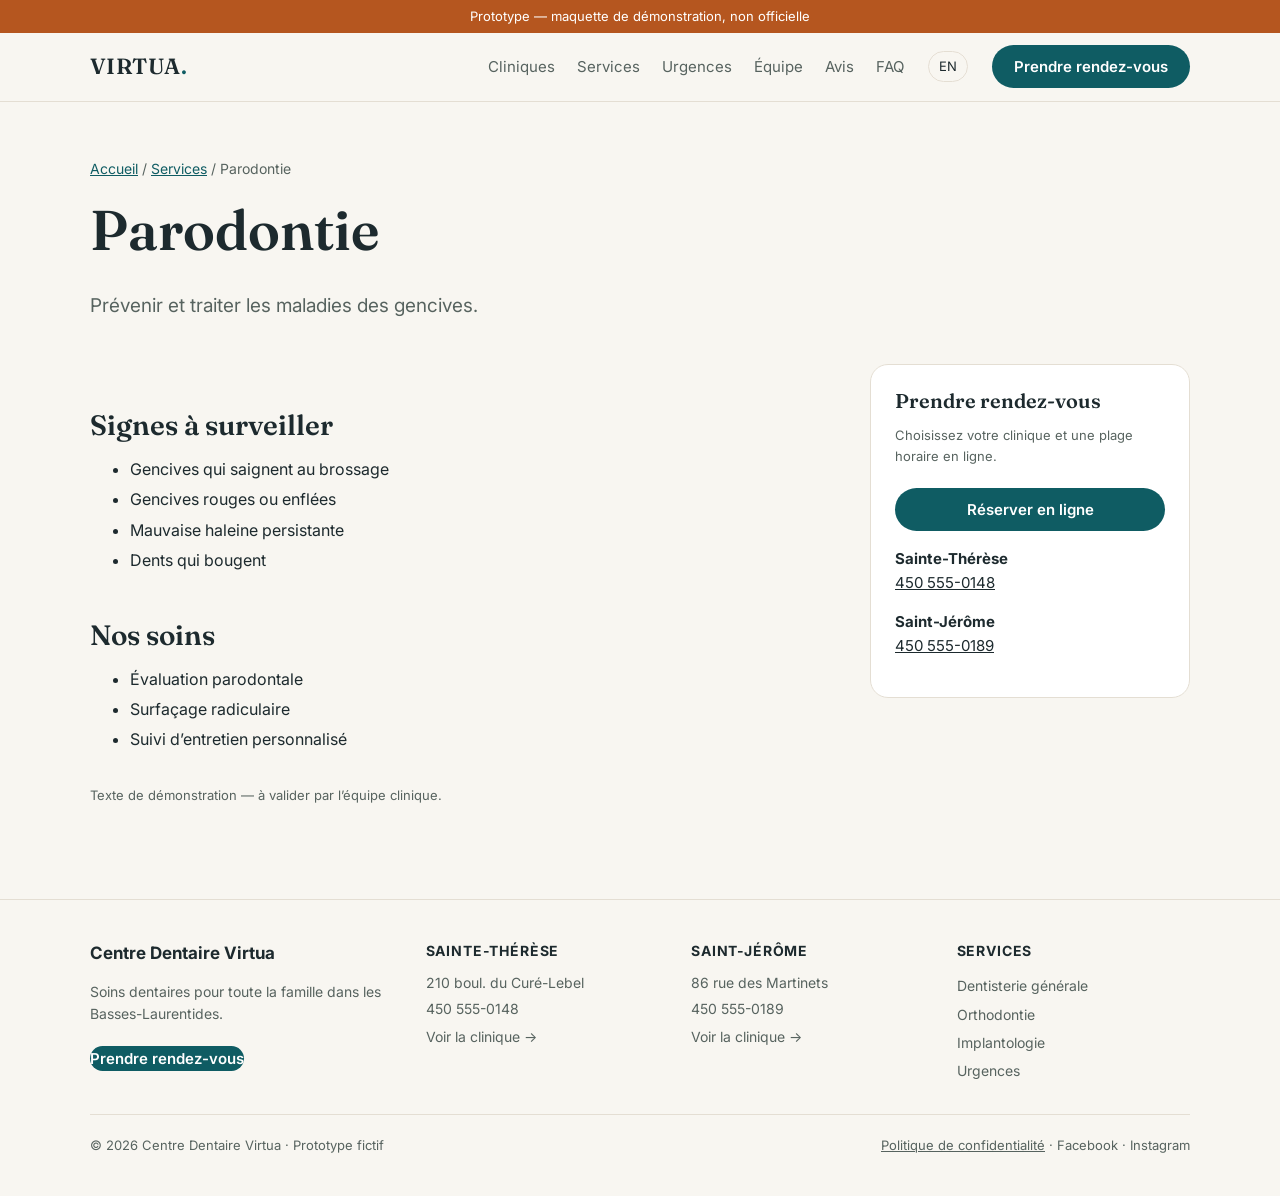
<file: dental-prototype/services/parodontie.html>
<!doctype html>
<html lang="fr"><head><meta charset="utf-8"><meta name="robots" content="noindex,nofollow"><meta name="viewport" content="width=device-width,initial-scale=1">
<title>Parodontie — Centre Dentaire Virtua</title><meta name="description" content="Prévenir et traiter les maladies des gencives.">
<link rel="preconnect" href="https://fonts.googleapis.com"><link href="https://fonts.googleapis.com/css2?family=Fraunces:opsz,wght@9..144,500;9..144,600&family=Inter:wght@400;500;600&display=swap" rel="stylesheet"><link rel="stylesheet" href="../styles.css"></head>
<body>
<div class="proto">Prototype — maquette de démonstration, non officielle</div>
<header><div class="wrap nav">
 <a class="logo" href="../index.html">VIRTUA<span>.</span></a>
 <nav onclick="if(event.target.tagName==='A')this.closest('header').classList.remove('open')"><a href="../index.html#cliniques">Cliniques</a><a href="../index.html#services">Services</a><a href="../services/urgences.html">Urgences</a><a href="../index.html#equipe">Équipe</a><a href="../index.html#avis">Avis</a><a href="../index.html#faq">FAQ</a></nav>
 <button class="menu-btn" aria-label="Menu" aria-expanded="false" onclick="const h=this.closest('header');h.classList.toggle('open');this.setAttribute('aria-expanded',h.classList.contains('open'))">☰</button><a class="lang" href="#">EN</a><a class="btn" href="../index.html#rdv">Prendre rendez-vous</a>
</div></header>
<main class="wrap"><div class="page-hero"><div class="crumbs"><a href="../index.html">Accueil</a> / <a href="../index.html#services">Services</a> / Parodontie</div>
<h1>Parodontie</h1><p>Prévenir et traiter les maladies des gencives.</p></div>
<div class="cols"><article class="prose"><h2>Signes à surveiller</h2><ul><li>Gencives qui saignent au brossage</li><li>Gencives rouges ou enflées</li><li>Mauvaise haleine persistante</li><li>Dents qui bougent</li></ul><h2>Nos soins</h2><ul><li>Évaluation parodontale</li><li>Surfaçage radiculaire</li><li>Suivi d’entretien personnalisé</li></ul>
<p class="note" style="margin-top:32px">Texte de démonstration — à valider par l’équipe clinique.</p></article><aside class="side"><h3 style="font-size:20px">Prendre rendez-vous</h3>
<p class="note">Choisissez votre clinique et une plage horaire en ligne.</p>
<a class="btn" style="width:100%;justify-content:center;margin:8px 0 16px" href="../index.html#rdv">Réserver en ligne</a>
<p style="margin:0;font-size:15px"><b>Sainte-Thérèse</b><br><a href="tel:+14505550148">450 555-0148</a></p>
<p style="font-size:15px"><b>Saint-Jérôme</b><br><a href="tel:+14505550189">450 555-0189</a></p></aside></div></main>
<footer><div class="wrap"><div class="foot-grid">
 <div><strong style="color:var(--ink);font-size:17px">Centre Dentaire Virtua</strong><p>Soins dentaires pour toute la famille dans les Basses-Laurentides.</p><a class="btn" style="display:inline-flex;color:#fff;margin-top:6px" href="../index.html#rdv">Prendre rendez-vous</a></div>
 <div><h4>Sainte-Thérèse</h4><span>210 boul. du Curé-Lebel</span><a href="tel:+14505550148">450 555-0148</a><a href="../cliniques/sainte-therese.html">Voir la clinique →</a></div>
 <div><h4>Saint-Jérôme</h4><span>86 rue des Martinets</span><a href="tel:+14505550189">450 555-0189</a><a href="../cliniques/saint-jerome.html">Voir la clinique →</a></div>
 <div><h4>Services</h4><a href="../services/dentisterie-generale.html">Dentisterie générale</a><a href="../services/orthodontie.html">Orthodontie</a><a href="../services/implantologie.html">Implantologie</a><a href="../services/urgences.html">Urgences</a></div>
</div><div class="foot-legal"><span>© 2026 Centre Dentaire Virtua · Prototype fictif</span><span><a href="#" style="display:inline">Politique de confidentialité</a> · Facebook · Instagram</span></div></div></footer>
<div class="callbar"><a class="btn ghost" href="../index.html#cliniques">Appeler</a><a class="btn" href="../index.html#rdv">Réserver</a></div>
</body></html>
</file>
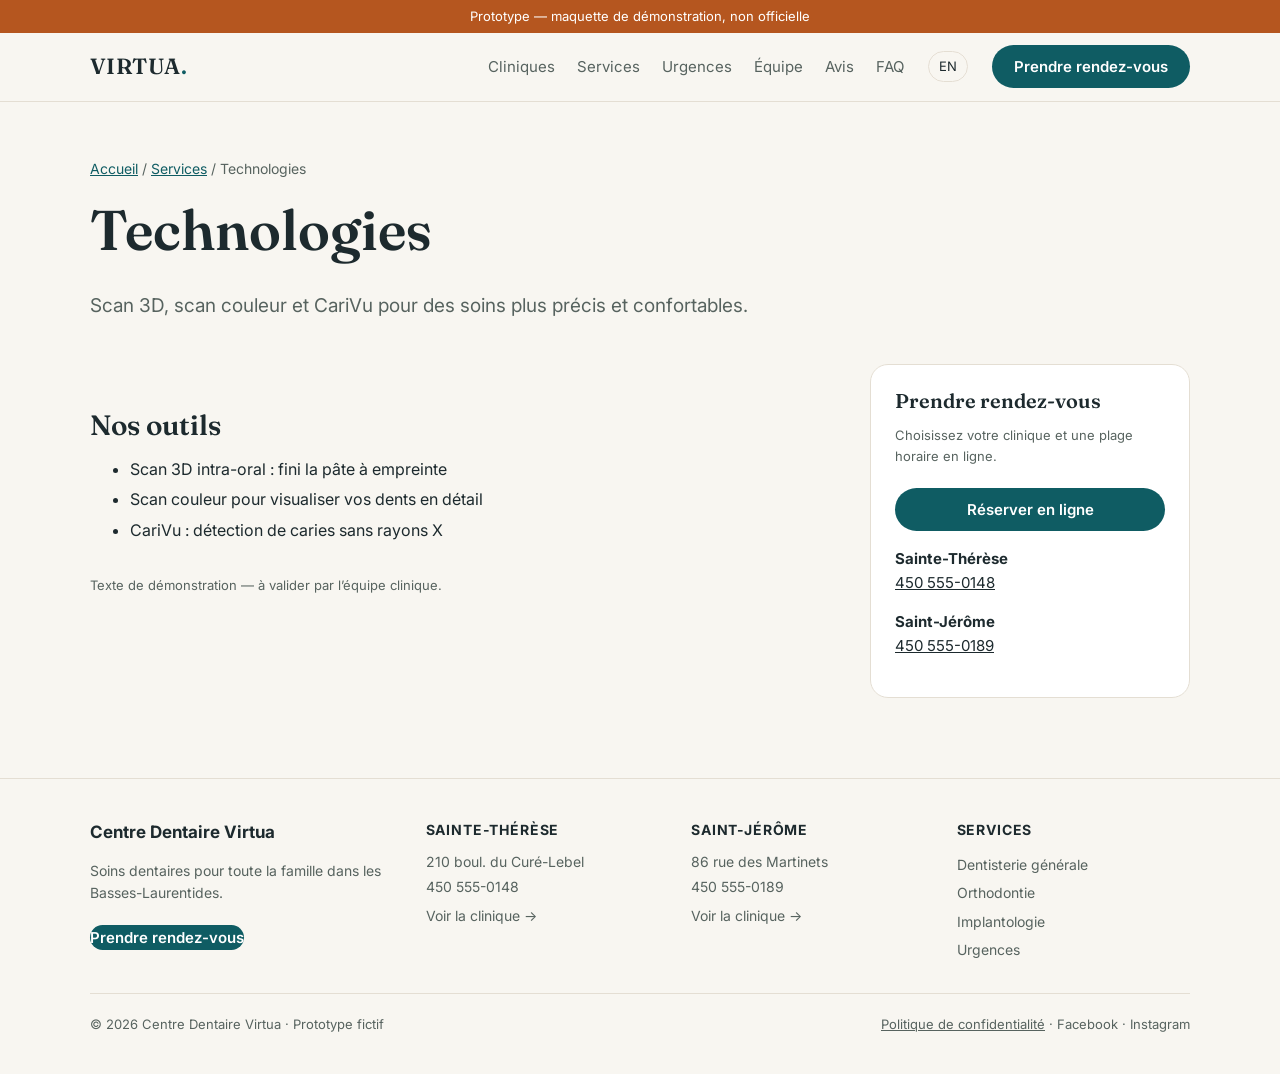
<file: dental-prototype/services/technologies.html>
<!doctype html>
<html lang="fr"><head><meta charset="utf-8"><meta name="robots" content="noindex,nofollow"><meta name="viewport" content="width=device-width,initial-scale=1">
<title>Technologies — Centre Dentaire Virtua</title><meta name="description" content="Scan 3D, scan couleur et CariVu pour des soins plus précis et confortables.">
<link rel="preconnect" href="https://fonts.googleapis.com"><link href="https://fonts.googleapis.com/css2?family=Fraunces:opsz,wght@9..144,500;9..144,600&family=Inter:wght@400;500;600&display=swap" rel="stylesheet"><link rel="stylesheet" href="../styles.css"></head>
<body>
<div class="proto">Prototype — maquette de démonstration, non officielle</div>
<header><div class="wrap nav">
 <a class="logo" href="../index.html">VIRTUA<span>.</span></a>
 <nav onclick="if(event.target.tagName==='A')this.closest('header').classList.remove('open')"><a href="../index.html#cliniques">Cliniques</a><a href="../index.html#services">Services</a><a href="../services/urgences.html">Urgences</a><a href="../index.html#equipe">Équipe</a><a href="../index.html#avis">Avis</a><a href="../index.html#faq">FAQ</a></nav>
 <button class="menu-btn" aria-label="Menu" aria-expanded="false" onclick="const h=this.closest('header');h.classList.toggle('open');this.setAttribute('aria-expanded',h.classList.contains('open'))">☰</button><a class="lang" href="#">EN</a><a class="btn" href="../index.html#rdv">Prendre rendez-vous</a>
</div></header>
<main class="wrap"><div class="page-hero"><div class="crumbs"><a href="../index.html">Accueil</a> / <a href="../index.html#services">Services</a> / Technologies</div>
<h1>Technologies</h1><p>Scan 3D, scan couleur et CariVu pour des soins plus précis et confortables.</p></div>
<div class="cols"><article class="prose"><h2>Nos outils</h2><ul><li>Scan 3D intra-oral : fini la pâte à empreinte</li><li>Scan couleur pour visualiser vos dents en détail</li><li>CariVu : détection de caries sans rayons X</li></ul>
<p class="note" style="margin-top:32px">Texte de démonstration — à valider par l’équipe clinique.</p></article><aside class="side"><h3 style="font-size:20px">Prendre rendez-vous</h3>
<p class="note">Choisissez votre clinique et une plage horaire en ligne.</p>
<a class="btn" style="width:100%;justify-content:center;margin:8px 0 16px" href="../index.html#rdv">Réserver en ligne</a>
<p style="margin:0;font-size:15px"><b>Sainte-Thérèse</b><br><a href="tel:+14505550148">450 555-0148</a></p>
<p style="font-size:15px"><b>Saint-Jérôme</b><br><a href="tel:+14505550189">450 555-0189</a></p></aside></div></main>
<footer><div class="wrap"><div class="foot-grid">
 <div><strong style="color:var(--ink);font-size:17px">Centre Dentaire Virtua</strong><p>Soins dentaires pour toute la famille dans les Basses-Laurentides.</p><a class="btn" style="display:inline-flex;color:#fff;margin-top:6px" href="../index.html#rdv">Prendre rendez-vous</a></div>
 <div><h4>Sainte-Thérèse</h4><span>210 boul. du Curé-Lebel</span><a href="tel:+14505550148">450 555-0148</a><a href="../cliniques/sainte-therese.html">Voir la clinique →</a></div>
 <div><h4>Saint-Jérôme</h4><span>86 rue des Martinets</span><a href="tel:+14505550189">450 555-0189</a><a href="../cliniques/saint-jerome.html">Voir la clinique →</a></div>
 <div><h4>Services</h4><a href="../services/dentisterie-generale.html">Dentisterie générale</a><a href="../services/orthodontie.html">Orthodontie</a><a href="../services/implantologie.html">Implantologie</a><a href="../services/urgences.html">Urgences</a></div>
</div><div class="foot-legal"><span>© 2026 Centre Dentaire Virtua · Prototype fictif</span><span><a href="#" style="display:inline">Politique de confidentialité</a> · Facebook · Instagram</span></div></div></footer>
<div class="callbar"><a class="btn ghost" href="../index.html#cliniques">Appeler</a><a class="btn" href="../index.html#rdv">Réserver</a></div>
</body></html>
</file>
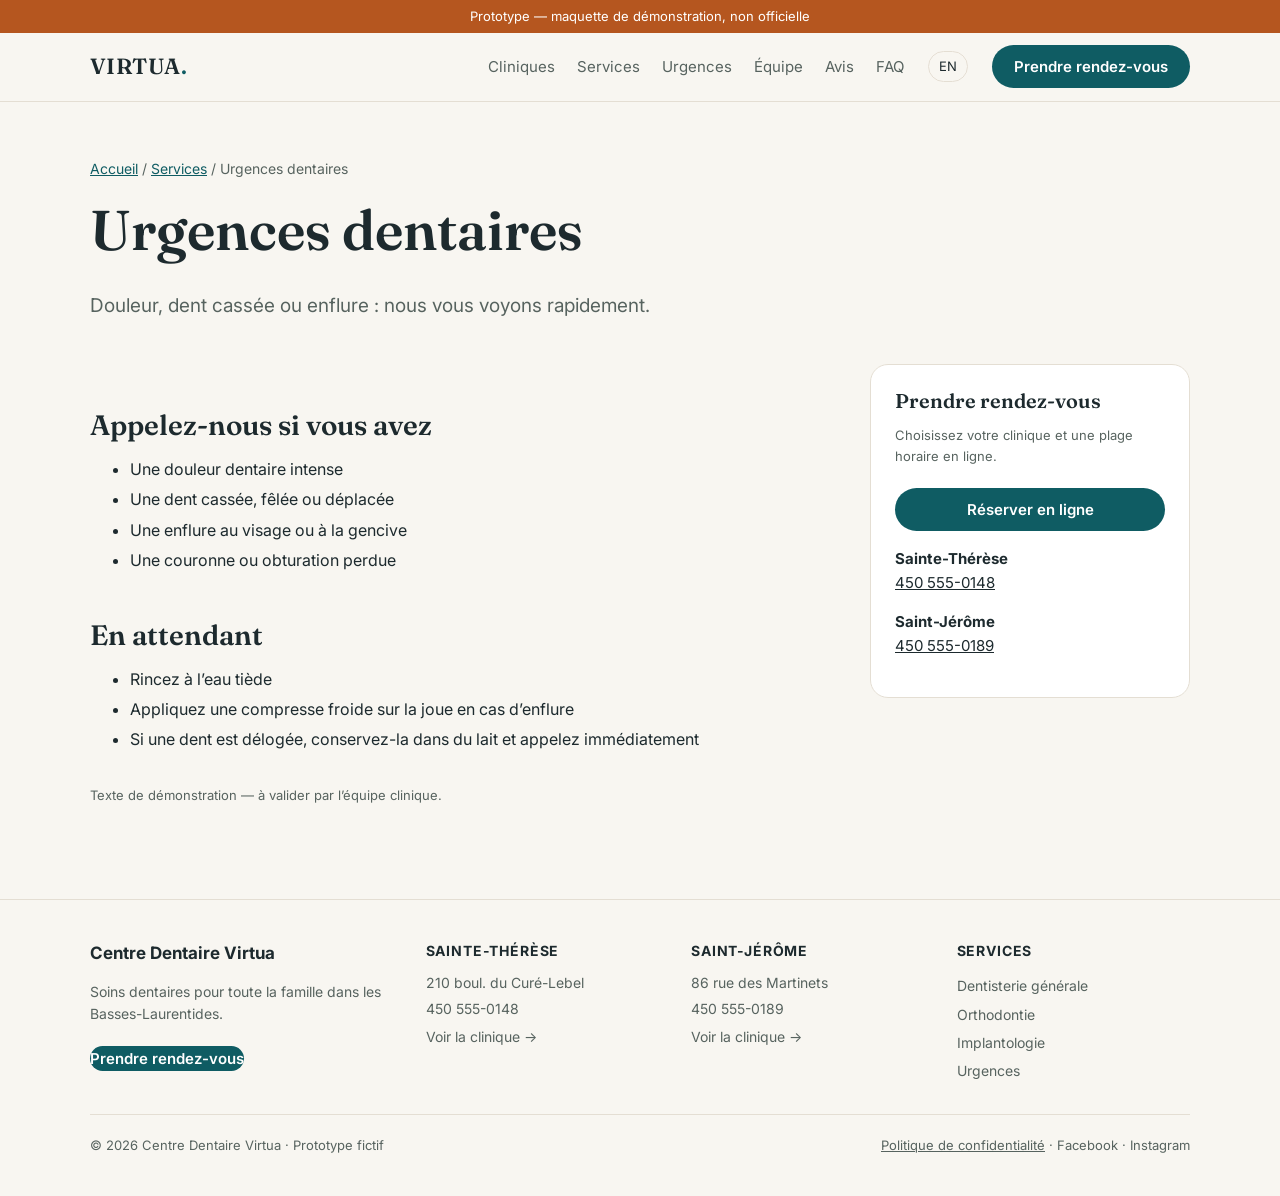
<file: dental-prototype/services/urgences.html>
<!doctype html>
<html lang="fr"><head><meta charset="utf-8"><meta name="robots" content="noindex,nofollow"><meta name="viewport" content="width=device-width,initial-scale=1">
<title>Urgences dentaires — Centre Dentaire Virtua</title><meta name="description" content="Douleur, dent cassée ou enflure : nous vous voyons rapidement.">
<link rel="preconnect" href="https://fonts.googleapis.com"><link href="https://fonts.googleapis.com/css2?family=Fraunces:opsz,wght@9..144,500;9..144,600&family=Inter:wght@400;500;600&display=swap" rel="stylesheet"><link rel="stylesheet" href="../styles.css"></head>
<body>
<div class="proto">Prototype — maquette de démonstration, non officielle</div>
<header><div class="wrap nav">
 <a class="logo" href="../index.html">VIRTUA<span>.</span></a>
 <nav onclick="if(event.target.tagName==='A')this.closest('header').classList.remove('open')"><a href="../index.html#cliniques">Cliniques</a><a href="../index.html#services">Services</a><a href="../services/urgences.html">Urgences</a><a href="../index.html#equipe">Équipe</a><a href="../index.html#avis">Avis</a><a href="../index.html#faq">FAQ</a></nav>
 <button class="menu-btn" aria-label="Menu" aria-expanded="false" onclick="const h=this.closest('header');h.classList.toggle('open');this.setAttribute('aria-expanded',h.classList.contains('open'))">☰</button><a class="lang" href="#">EN</a><a class="btn" href="../index.html#rdv">Prendre rendez-vous</a>
</div></header>
<main class="wrap"><div class="page-hero"><div class="crumbs"><a href="../index.html">Accueil</a> / <a href="../index.html#services">Services</a> / Urgences dentaires</div>
<h1>Urgences dentaires</h1><p>Douleur, dent cassée ou enflure : nous vous voyons rapidement.</p></div>
<div class="cols"><article class="prose"><h2>Appelez-nous si vous avez</h2><ul><li>Une douleur dentaire intense</li><li>Une dent cassée, fêlée ou déplacée</li><li>Une enflure au visage ou à la gencive</li><li>Une couronne ou obturation perdue</li></ul><h2>En attendant</h2><ul><li>Rincez à l’eau tiède</li><li>Appliquez une compresse froide sur la joue en cas d’enflure</li><li>Si une dent est délogée, conservez-la dans du lait et appelez immédiatement</li></ul>
<p class="note" style="margin-top:32px">Texte de démonstration — à valider par l’équipe clinique.</p></article><aside class="side"><h3 style="font-size:20px">Prendre rendez-vous</h3>
<p class="note">Choisissez votre clinique et une plage horaire en ligne.</p>
<a class="btn" style="width:100%;justify-content:center;margin:8px 0 16px" href="../index.html#rdv">Réserver en ligne</a>
<p style="margin:0;font-size:15px"><b>Sainte-Thérèse</b><br><a href="tel:+14505550148">450 555-0148</a></p>
<p style="font-size:15px"><b>Saint-Jérôme</b><br><a href="tel:+14505550189">450 555-0189</a></p></aside></div></main>
<footer><div class="wrap"><div class="foot-grid">
 <div><strong style="color:var(--ink);font-size:17px">Centre Dentaire Virtua</strong><p>Soins dentaires pour toute la famille dans les Basses-Laurentides.</p><a class="btn" style="display:inline-flex;color:#fff;margin-top:6px" href="../index.html#rdv">Prendre rendez-vous</a></div>
 <div><h4>Sainte-Thérèse</h4><span>210 boul. du Curé-Lebel</span><a href="tel:+14505550148">450 555-0148</a><a href="../cliniques/sainte-therese.html">Voir la clinique →</a></div>
 <div><h4>Saint-Jérôme</h4><span>86 rue des Martinets</span><a href="tel:+14505550189">450 555-0189</a><a href="../cliniques/saint-jerome.html">Voir la clinique →</a></div>
 <div><h4>Services</h4><a href="../services/dentisterie-generale.html">Dentisterie générale</a><a href="../services/orthodontie.html">Orthodontie</a><a href="../services/implantologie.html">Implantologie</a><a href="../services/urgences.html">Urgences</a></div>
</div><div class="foot-legal"><span>© 2026 Centre Dentaire Virtua · Prototype fictif</span><span><a href="#" style="display:inline">Politique de confidentialité</a> · Facebook · Instagram</span></div></div></footer>
<div class="callbar"><a class="btn ghost" href="../index.html#cliniques">Appeler</a><a class="btn" href="../index.html#rdv">Réserver</a></div>
</body></html>
</file>
<file: dental-prototype/styles.css>
:root{--bg:#f8f6f1;--ink:#1d2a2e;--muted:#57635f;--line:#e4ded3;--brand:#0f5c63;--brand-2:#e3f0ee;--accent:#b5561f;--card:#fff;--r:18px}
*{box-sizing:border-box}html{scroll-behavior:smooth}
body{margin:0;font:16px/1.6 Inter,system-ui,sans-serif;color:var(--ink);background:var(--bg)}
h1,h2,h3{font-family:Fraunces,Georgia,serif;font-weight:600;line-height:1.15;margin:0 0 .5em}
a{color:inherit}.wrap{max-width:1140px;margin:0 auto;padding:0 20px}
.proto{background:var(--accent);color:#fff;text-align:center;font-size:13px;padding:6px}
header{position:sticky;top:0;z-index:10;background:rgba(248,246,241,.92);backdrop-filter:blur(8px);border-bottom:1px solid var(--line)}
.nav{display:flex;align-items:center;gap:24px;height:68px}
.logo{font-family:Fraunces,serif;font-size:22px;font-weight:600;text-decoration:none;letter-spacing:.02em}
.logo span{color:var(--brand)}
.nav nav{display:flex;gap:22px;margin-left:auto;font-size:15px}
.nav nav a{text-decoration:none;color:var(--muted)}.nav nav a:hover{color:var(--ink)}
.lang{font-size:13px;border:1px solid var(--line);border-radius:99px;padding:4px 10px;text-decoration:none}
.btn{display:inline-flex;align-items:center;gap:8px;background:var(--brand);color:#fff;border:0;border-radius:99px;padding:12px 22px;font:600 15px Inter,sans-serif;text-decoration:none;cursor:pointer}
.btn:hover{filter:brightness(1.1)}.btn.ghost{background:transparent;color:var(--brand);border:1.5px solid var(--brand)}
.hero{padding:72px 20px 56px;display:grid;grid-template-columns:1.1fr .9fr;gap:48px;align-items:center}
.hero h1{font-size:clamp(38px,5vw,60px)}.hero p{font-size:19px;color:var(--muted);max-width:34ch}
.hero .ctas{display:flex;gap:12px;flex-wrap:wrap;margin-top:28px}
.hero-art{aspect-ratio:4/5;border-radius:28px;background:linear-gradient(160deg,var(--brand-2),#cfe3df 60%,#f1d9c4);position:relative;overflow:hidden}
.hero-art .badge{position:absolute;left:20px;bottom:20px;right:20px;background:var(--card);border-radius:var(--r);padding:16px 18px;box-shadow:0 10px 30px rgba(0,0,0,.08);font-size:14px}
.hero-art .badge b{display:block;font-size:16px}
.hero-art .ph{position:absolute;top:16px;right:18px;color:var(--brand);opacity:.55;font-size:12px;letter-spacing:.05em;text-transform:uppercase}
.hero-art .blob{position:absolute;inset:0;width:100%;height:100%}
.hero-art{background:linear-gradient(160deg,#eef6f4,#e3f0ee 60%,#f7e6d6)}
.stats{display:flex;gap:36px;margin-top:40px;padding-top:28px;border-top:1px solid var(--line)}
.stats b{display:block;font-family:Fraunces,serif;font-size:32px;color:var(--brand);line-height:1}
.stats span{font-size:13px;color:var(--muted)}
.eyebrow{display:inline-block;font-size:13px;font-weight:600;letter-spacing:.08em;text-transform:uppercase;color:var(--brand);background:var(--brand-2);padding:6px 12px;border-radius:99px;margin-bottom:18px}
.hero h1 em{font-style:italic;color:var(--brand)}
.svc .ic svg{width:22px;height:22px}
.svc .more{display:inline-block;margin-top:12px;font-size:14px;font-weight:600;color:var(--brand)}
@media (prefers-reduced-motion:reduce){.reveal{opacity:1;transform:none;transition:none}}
.clinic{box-shadow:0 1px 2px rgba(0,0,0,.03),0 12px 32px -18px rgba(15,92,99,.25)}
.doc .pic{font-size:44px}
.clinics{display:grid;grid-template-columns:1fr 1fr;gap:20px;margin-top:-8px}
.clinic{background:var(--card);border:1px solid var(--line);border-radius:var(--r);padding:24px}
.clinic h3{font-size:22px}.clinic dl{display:grid;grid-template-columns:auto 1fr;gap:4px 14px;margin:12px 0 18px;font-size:15px}
.clinic dt{color:var(--muted)}.clinic dd{margin:0}
.clinic .row{display:flex;gap:10px;flex-wrap:wrap}
.todo{background:#fff4ec;color:#9a4a22;border-radius:6px;padding:0 6px;font-size:13px}
section{padding:80px 0}section h2{font-size:clamp(30px,3.5vw,42px)}
.lead{color:var(--muted);max-width:60ch;margin-bottom:36px}
.services{display:grid;grid-template-columns:repeat(auto-fill,minmax(240px,1fr));gap:16px}
.svc{background:var(--card);border:1px solid var(--line);border-radius:var(--r);padding:22px;text-decoration:none;transition:.2s}
.svc:hover{border-color:var(--brand)}
.svc .ic{width:40px;height:40px;border-radius:12px;background:var(--brand-2);display:grid;place-items:center;margin-bottom:14px;color:var(--brand)}
.svc h3{font-family:Inter,sans-serif;font-size:17px;margin-bottom:4px}.svc p{margin:0;color:var(--muted);font-size:14px}
.urgent{color:#fff;border-radius:28px;padding:40px;display:flex;justify-content:space-between;align-items:center;gap:24px;flex-wrap:wrap}
.urgent h2{margin:0}.urgent p{color:#b9c7c4;margin:.3em 0 0}
.urgent .btn{background:var(--accent)}
.tabs{display:flex;gap:8px;margin-bottom:24px}
.tab{border:1px solid var(--line);background:var(--card);border-radius:99px;padding:8px 18px;cursor:pointer;font:500 15px Inter}
.tab[aria-selected=true]{background:var(--ink);color:#fff;border-color:var(--ink)}
.team{display:grid;grid-template-columns:repeat(auto-fill,minmax(220px,1fr));gap:20px}
.doc .pic{aspect-ratio:1;border-radius:var(--r);background:linear-gradient(140deg,var(--brand-2),#ebe5d9);margin-bottom:12px;display:grid;place-items:center;font-family:Fraunces;font-size:44px;color:var(--brand)}
.doc h3{font-family:Inter;font-size:17px;margin:0}.doc p{margin:2px 0 0;color:var(--muted);font-size:14px}
.book{display:grid;grid-template-columns:1fr 1fr;gap:40px;align-items:start}
form{background:var(--card);border:1px solid var(--line);border-radius:28px;padding:28px;display:grid;gap:14px}
label{font-size:14px;font-weight:500;display:grid;gap:6px}
select,input{font:15px Inter;padding:11px 12px;border:1px solid var(--line);border-radius:10px;background:var(--bg)}
.slots{display:grid;grid-template-columns:repeat(4,1fr);gap:8px}
.slot{border:1px solid var(--line);border-radius:10px;padding:10px 0;text-align:center;font-size:14px;cursor:pointer;background:var(--bg)}
.slot[aria-pressed=true]{background:var(--brand);color:#fff;border-color:var(--brand)}
.note{font-size:13px;color:var(--muted)}
.steps{list-style:none;padding:0;margin:0;display:grid;gap:18px}
.steps li{display:flex;gap:14px}.steps b{flex:none;width:32px;height:32px;border-radius:50%;background:var(--brand-2);color:var(--brand);display:grid;place-items:center}
footer{border-top:1px solid var(--line);padding:40px 0;color:var(--muted);font-size:14px}
.foot{display:flex;justify-content:space-between;flex-wrap:wrap;gap:20px}
.callbar{display:none}
.clinic{box-shadow:0 1px 2px rgba(0,0,0,.03),0 12px 32px -18px rgba(15,92,99,.25)}
.urgent{background:linear-gradient(120deg,#1d2a2e,#2b4a52)}
@media (max-width:860px){
 .nav nav{display:none}.hero,.book,.clinics{grid-template-columns:1fr}.hero{padding:32px 20px 40px}
 .hero-art{aspect-ratio:16/10}section{padding:56px 0}.urgent{padding:28px}
 .callbar{display:grid;grid-template-columns:1fr 1fr;position:fixed;bottom:0;left:0;right:0;background:var(--card);border-top:1px solid var(--line);padding:10px;gap:10px;z-index:20}
 .callbar a{justify-content:center}body{padding-bottom:72px}
}

.rv-head{display:flex;justify-content:space-between;align-items:end;gap:24px;flex-wrap:wrap}
.rv-score{background:var(--card);border:1px solid var(--line);border-radius:var(--r);padding:16px 22px;margin-bottom:36px}
.rv-score b{display:block;font-family:Fraunces,serif;font-size:32px;color:var(--brand)}.rv-score span{font-size:13px;color:var(--muted)}
.reviews{display:grid;grid-template-columns:repeat(auto-fill,minmax(280px,1fr));gap:16px}
.rv{margin:0;background:var(--card);border:1px solid var(--line);border-radius:var(--r);padding:24px}
.stars{color:#e0a43b;letter-spacing:2px}.rv blockquote{margin:10px 0 14px;font-size:15px;color:var(--muted);font-style:italic}
.rv figcaption{font-size:14px;font-weight:600}
.clinic h3 a{text-decoration:none}.clinic h3 a:hover{color:var(--brand)}
.page-hero{padding:56px 0 24px}.page-hero h1{font-size:clamp(36px,5vw,56px)}.page-hero p{font-size:19px;color:var(--muted);max-width:60ch}
.crumbs{font-size:14px;color:var(--muted);margin-bottom:18px}.crumbs a{color:var(--brand)}
.prose{max-width:68ch}.prose h2{font-size:28px;margin-top:1.6em}.prose li{margin:.3em 0}
.side{background:var(--card);border:1px solid var(--line);border-radius:var(--r);padding:24px;position:sticky;top:90px}
.cols{display:grid;grid-template-columns:1fr 320px;gap:48px;align-items:start;padding-bottom:80px}
.map{border:0;width:100%;height:320px;border-radius:var(--r)}
@media (max-width:860px){.cols{grid-template-columns:1fr}.side{position:static}}
.rv-actions{display:flex;gap:10px;flex-wrap:wrap;margin-top:12px}
.rv-author{display:flex;gap:10px;align-items:center}.rv-author img{border-radius:50%}.rv-author a{text-decoration:none}.rv-author small{font-weight:400;color:var(--muted)}

.doc[role=button]{cursor:pointer;border-radius:var(--r);transition:.2s}
.doc[role=button]:hover .pic,.doc[role=button]:focus-visible .pic{box-shadow:0 0 0 3px var(--brand)}
.doc .pic{transition:.2s}.doc[role=button]:focus-visible{outline:none}
.doc .more{display:inline-block;margin-top:6px;font-size:14px;font-weight:600;color:var(--brand)}
dialog.bio{border:0;padding:0;border-radius:24px;max-width:520px;width:calc(100% - 32px);box-shadow:0 30px 80px -20px rgba(0,0,0,.35);color:var(--ink);background:var(--card)}
dialog.bio::backdrop{background:rgba(29,42,46,.45);backdrop-filter:blur(3px)}
.bio-in{padding:28px;position:relative}
.bio-x{position:absolute;top:14px;right:14px;width:36px;height:36px;border-radius:50%;border:1px solid var(--line);background:var(--bg);font-size:20px;cursor:pointer}
.bio-top{display:flex;gap:18px;align-items:center;margin-bottom:16px}
.bio-top .pic{width:84px;height:84px;flex:none;border-radius:20px;background:linear-gradient(140deg,var(--brand-2),#ebe5d9);display:grid;place-items:center;font-family:Fraunces,serif;font-size:36px;color:var(--brand)}
.bio-top h3{font-size:24px;margin:0}.bio-top p{margin:2px 0}
.bio-tags{display:flex;gap:8px;flex-wrap:wrap;margin:14px 0 20px}.bio-tags span{background:var(--brand-2);color:var(--brand);border-radius:99px;padding:4px 12px;font-size:13px;font-weight:500}
.bio-cta{display:flex;gap:10px;flex-wrap:wrap;margin-bottom:12px}

[id]{scroll-margin-top:84px}

.menu-btn{display:none;width:42px;height:42px;border-radius:12px;border:1px solid var(--line);background:var(--card);cursor:pointer;margin-left:auto;font-size:20px;color:var(--ink)}
@media (max-width:860px){
 .nav{gap:12px}.nav>.btn{display:none}.menu-btn{display:grid;place-items:center}.nav .lang{order:2}
 .nav nav{position:absolute;top:68px;left:0;right:0;flex-direction:column;gap:0;background:var(--card);border-bottom:1px solid var(--line);box-shadow:0 20px 30px -20px rgba(0,0,0,.2);padding:8px 20px 16px}
 .nav nav a{padding:14px 0;border-bottom:1px solid var(--line);font-size:17px;color:var(--ink)}
 header.open .nav nav{display:flex}
}

.faq-wrap{display:grid;grid-template-columns:1fr 1.4fr;gap:48px;align-items:start}
.faq-item{background:var(--card);border:1px solid var(--line);border-radius:16px;margin-bottom:10px}
.faq-item summary{cursor:pointer;padding:18px 48px 18px 20px;font-weight:600;list-style:none;position:relative}
.faq-item summary::-webkit-details-marker{display:none}
.faq-item summary::after{content:"+";position:absolute;right:20px;top:50%;transform:translateY(-50%);font-size:22px;color:var(--brand)}
.faq-item[open] summary::after{content:"–"}
.faq-item p{margin:0;padding:0 20px 18px;color:var(--muted)}
.note.err{color:#a3361a;font-weight:500;margin:-6px 0 0}
.foot-grid{display:grid;grid-template-columns:1.3fr 1fr 1fr 1fr;gap:32px;padding-bottom:28px}
.foot-grid h4{font-size:14px;color:var(--ink);margin:0 0 10px;text-transform:uppercase;letter-spacing:.06em}
.foot-grid a{display:block;text-decoration:none;padding:3px 0}.foot-grid a:hover{color:var(--brand)}
.foot-legal{border-top:1px solid var(--line);padding-top:20px;display:flex;justify-content:space-between;flex-wrap:wrap;gap:12px;font-size:13px}
@media (max-width:860px){.faq-wrap{grid-template-columns:1fr;gap:8px}.foot-grid{grid-template-columns:1fr 1fr}}
</file>
